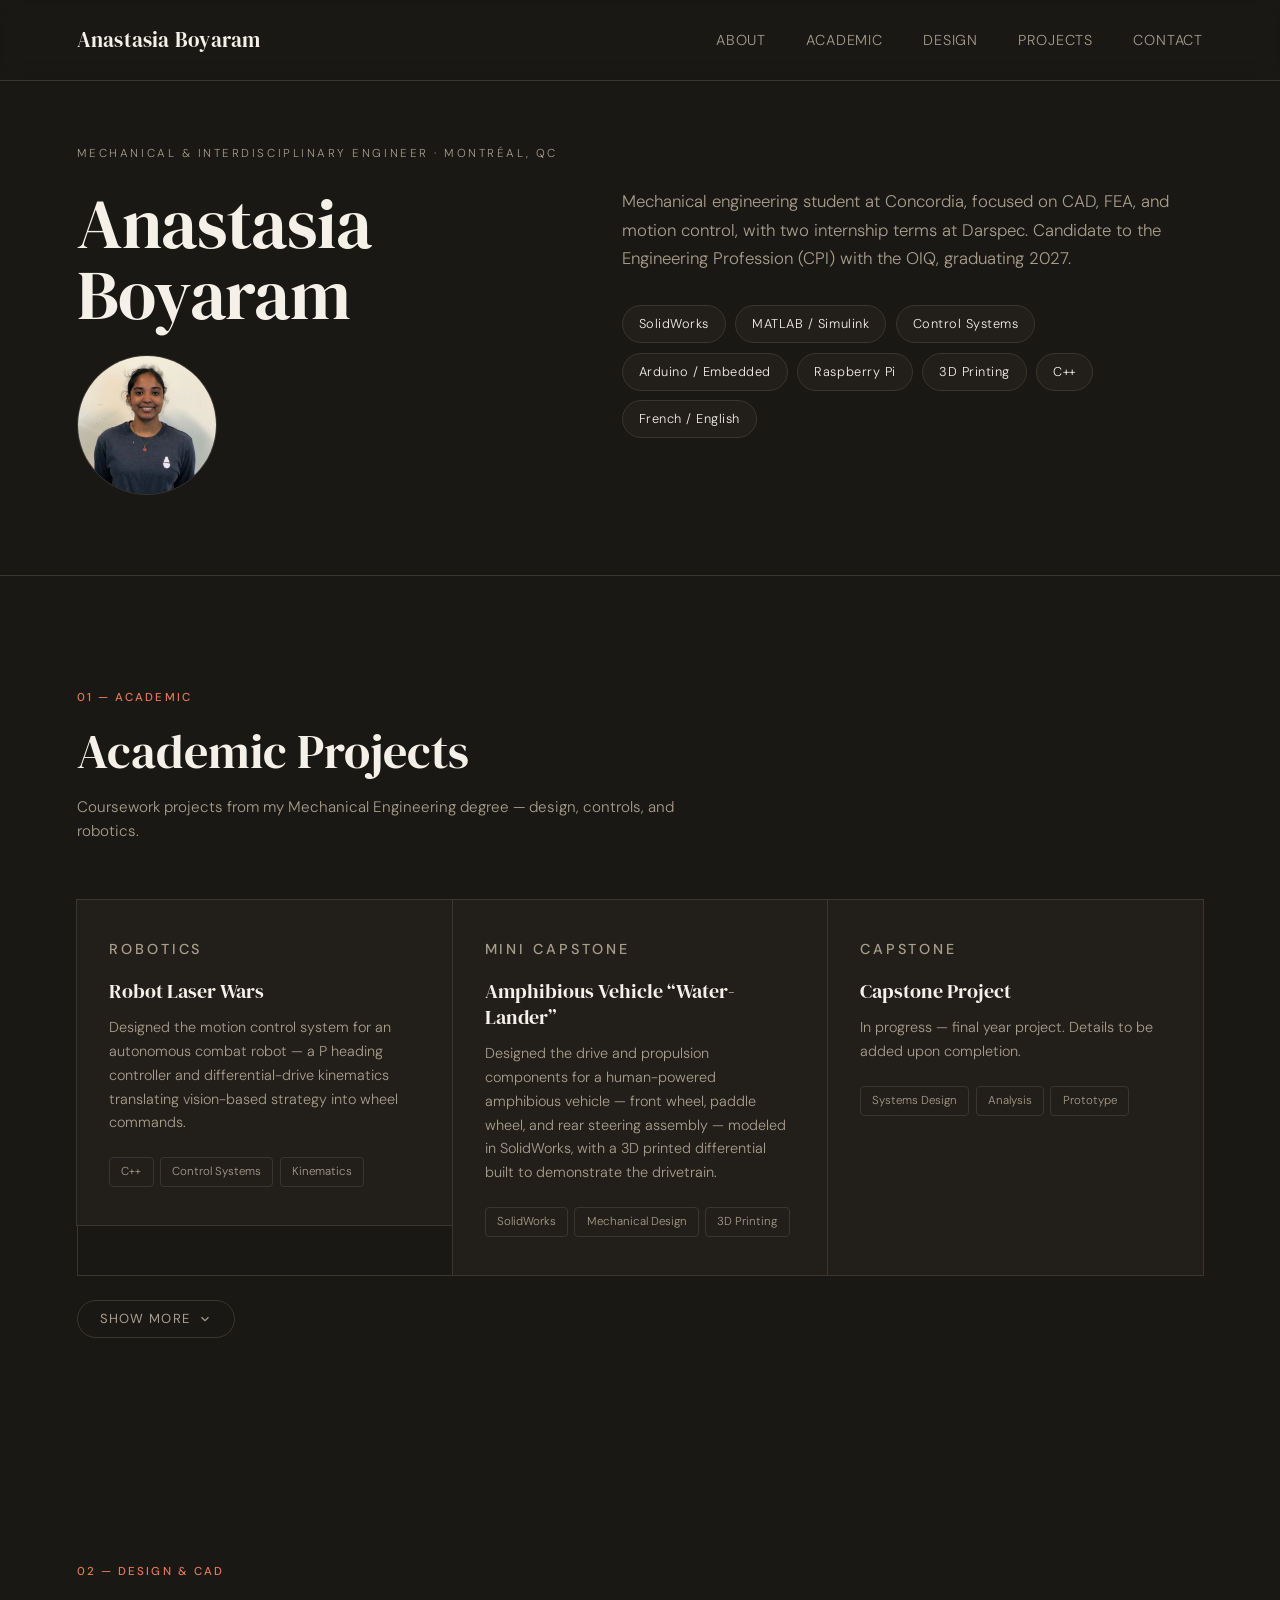
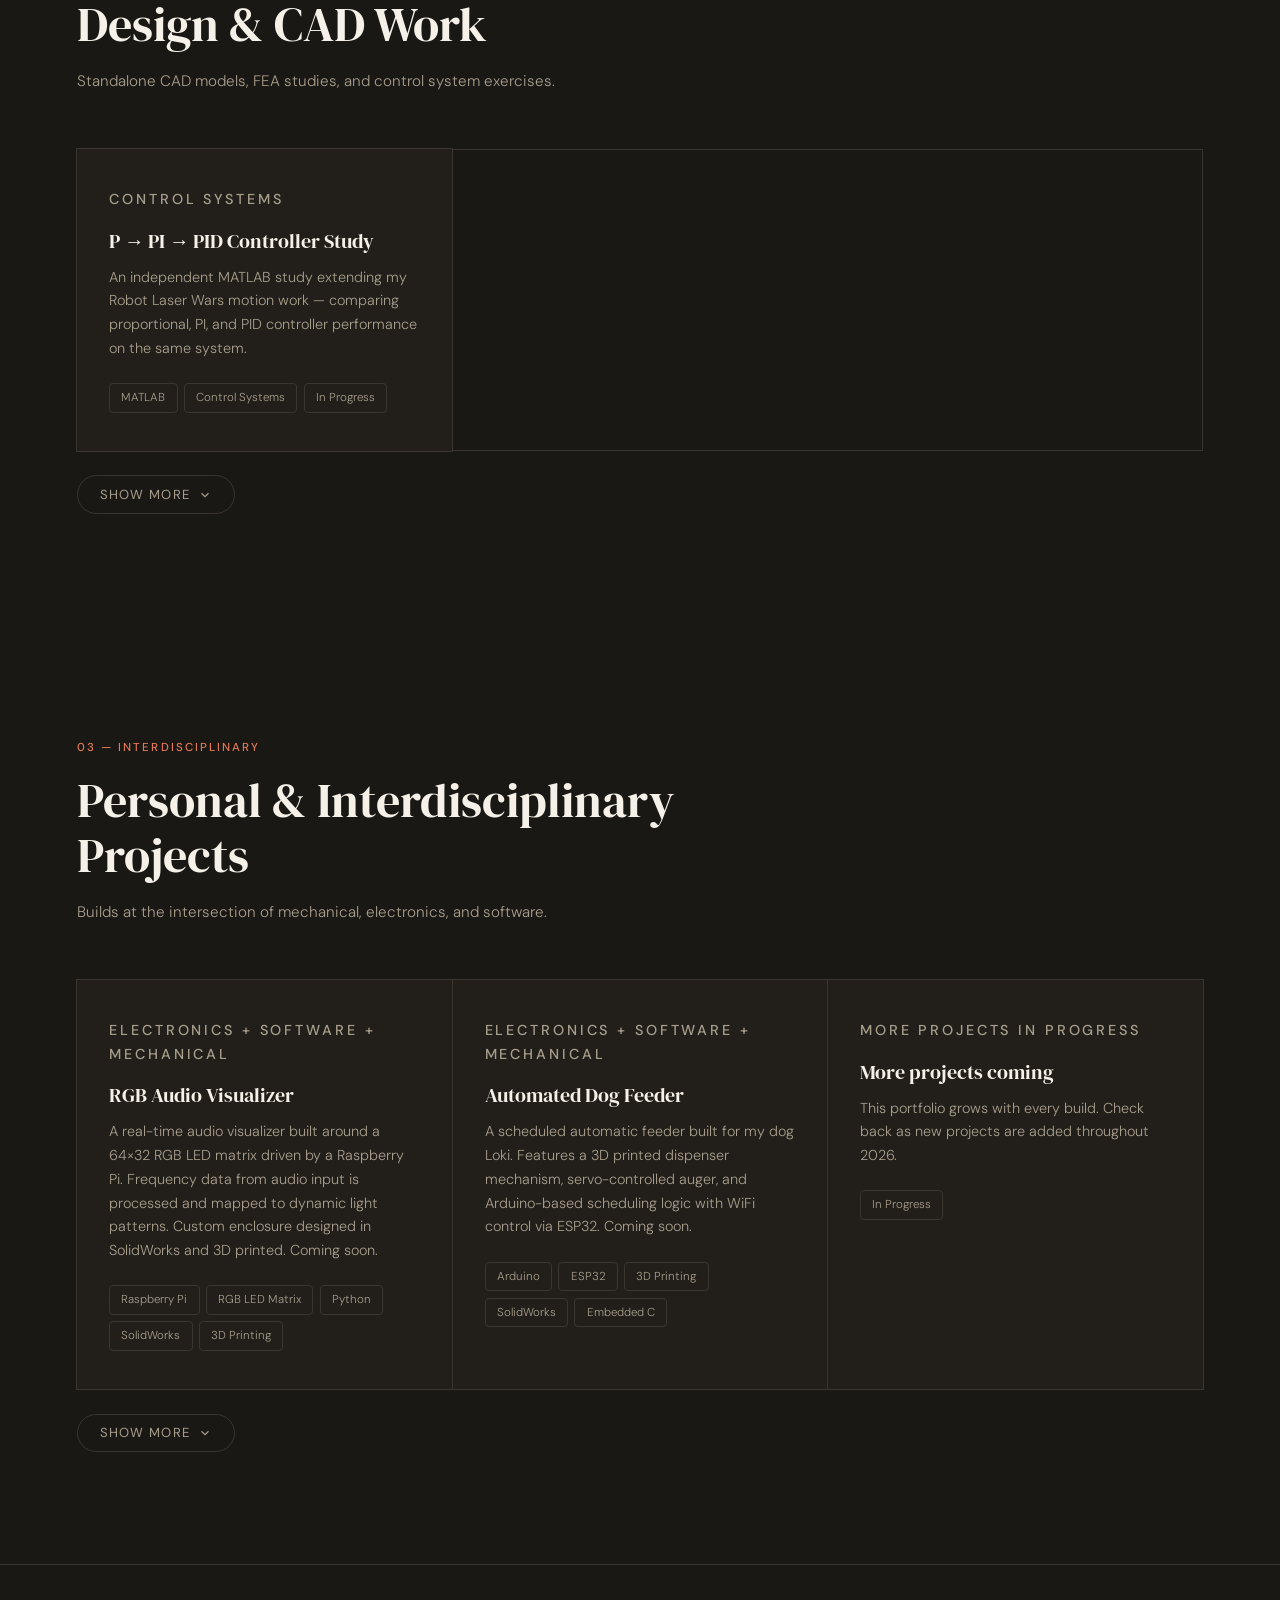
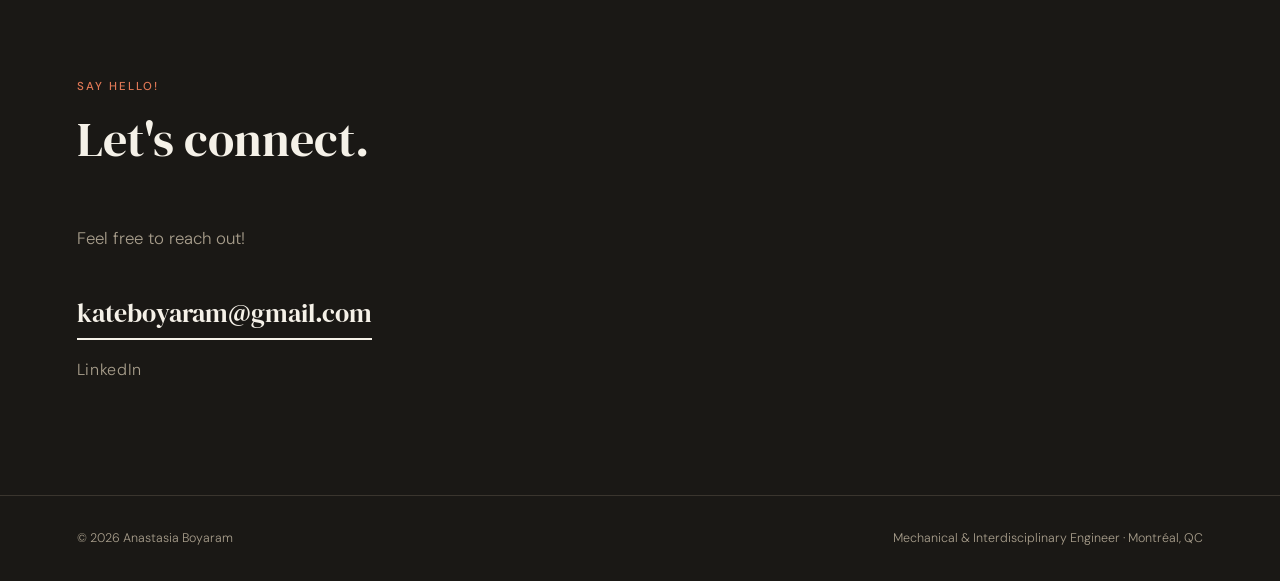
<file: index.html>
<!DOCTYPE html>
<html lang="en">
<head>
  <meta charset="UTF-8" />
  <meta name="viewport" content="width=device-width, initial-scale=1.0"/>
  <title>Anastasia Boyaram – Mechanical Engineer</title>
  <link href="https://fonts.googleapis.com/css2?family=DM+Serif+Display:ital@0;1&family=DM+Sans:wght@300;400;500&display=swap" rel="stylesheet"/>
  <link rel="stylesheet" href="styles.css"/>
</head>
<body>

<!-- NAV -->
<nav>
  <span class="nav-name">Anastasia Boyaram</span>
  <ul class="nav-links">
    <li><a href="#hero">About</a></li>
    <li><a href="#academic">Academic</a></li>
    <li><a href="#cad">Design</a></li>
    <li><a href="#interdisciplinary">Projects</a></li>
    <li><a href="#contact">Contact</a></li>
  </ul>
</nav>

<!-- HERO -->
<section id="hero">
  <div class="hero-inner">
    <div class="hero-left">
      <p class="hero-eyebrow">Mechanical &amp; Interdisciplinary Engineer · Montréal, QC</p>
      <h1 class="hero-name">Anastasia<br>Boyaram</h1>
      <div class="hero-photo">
        <img src="photo.jpg" alt="Anastasia Boyaram" />
      </div>
    </div>
    <div class="hero-right">
      <p class="hero-bio">
      Mechanical engineering student at Concordia, focused on CAD, FEA, and motion control, with two internship terms at Darspec. Candidate to the Engineering Profession (CPI) with the OIQ, graduating 2027.
      </p>
      
      <div class="skills-row">
        <span class="skill-tag">SolidWorks</span>
        <span class="skill-tag">MATLAB / Simulink</span>
        <span class="skill-tag">Control Systems</span>
        <span class="skill-tag">Arduino / Embedded</span>
        <span class="skill-tag">Raspberry Pi</span>
        <span class="skill-tag">3D Printing</span>
        <span class="skill-tag">C++</span>
        <span class="skill-tag">French / English</span>
      </div>
    </div>
  </div>
</section>

<!-- ACADEMIC PROJECTS -->
<section id="academic">
  <p class="section-label">01 — Academic</p>
  <h2 class="section-title">Academic Projects</h2>
  <p class="section-intro">Coursework projects from my Mechanical Engineering degree — design, controls, and robotics.</p>
  <div class="cards-grid">

    <a href="projects/robotics.html">
      <div class="card">
        <p class="card-cat">Robotics</p>
        <h3>Robot Laser Wars</h3>
        <p>Designed the motion control system for an autonomous combat robot — a P heading controller and differential-drive kinematics translating vision-based strategy into wheel commands.</p>
        <div class="card-tags">
          <span class="card-tag">C++</span>
          <span class="card-tag">Control Systems</span>
          <span class="card-tag">Kinematics</span>
        </div>
      </div>
    </a>

    <a href="projects/mini-capstone.html">
      <div class="card">
        <p class="card-cat">Mini Capstone</p>
        <h3>Amphibious Vehicle &ldquo;Water-Lander&rdquo;</h3>
        <p>Designed the drive and propulsion components for a human-powered amphibious vehicle — front wheel, paddle wheel, and rear steering assembly — modeled in SolidWorks, with a 3D printed differential built to demonstrate the drivetrain.</p>
        <div class="card-tags">
          <span class="card-tag">SolidWorks</span>
          <span class="card-tag">Mechanical Design</span>
          <span class="card-tag">3D Printing</span>
        </div>
      </div>
    </a>

    <div class="card">
      <p class="card-cat">Capstone</p>
      <h3>Capstone Project</h3>
      <p>In progress — final year project. Details to be added upon completion.</p>
      <div class="card-tags">
        <span class="card-tag">Systems Design</span>
        <span class="card-tag">Analysis</span>
        <span class="card-tag">Prototype</span>
      </div>
    </div>

  </div>

  <button class="show-more-btn" data-target="aca-more">
    <span class="btn-text">Show More</span>
    <svg width="14" height="14" viewBox="0 0 24 24" fill="none" stroke="currentColor" stroke-width="2">
      <polyline points="6 9 12 15 18 9"></polyline>
    </svg>
  </button>

  <div class="hidden-cards" id="aca-more">
    <!-- Add more academic project cards here as you complete them. -->
  </div>
</section>

<!-- CAD / DESIGN PROJECTS -->
<section id="cad">
  <p class="section-label">02 — Design &amp; CAD</p>
  <h2 class="section-title">Design &amp; CAD Work</h2>
  <p class="section-intro">Standalone CAD models, FEA studies, and control system exercises.</p>
  <div class="cards-grid">

    <!-- Hidden until real content is ready — uncomment when models/drawings exist:
    <div class="card">
      <p class="card-cat">SolidWorks</p>
      <h3>SolidWorks Models &amp; Assemblies</h3>
      <p>Coming soon — models and technical drawings to be added.</p>
      <div class="card-tags">
        <span class="card-tag">SolidWorks</span>
        <span class="card-tag">Assemblies</span>
        <span class="card-tag">Technical Drawings</span>
      </div>
    </div>

    <div class="card">
      <p class="card-cat">Ansys</p>
      <h3>Finite Element Analysis</h3>
      <p>Coming soon — FEA simulations and results to be added.</p>
      <div class="card-tags">
        <span class="card-tag">Ansys FEA</span>
        <span class="card-tag">Structural</span>
        <span class="card-tag">Stress Analysis</span>
      </div>
    </div>
    -->

    <div class="card">
      <p class="card-cat">Control Systems</p>
      <h3>P → PI → PID Controller Study</h3>
      <p>An independent MATLAB study extending my Robot Laser Wars motion work — comparing proportional, PI, and PID controller performance on the same system.</p>
      <div class="card-tags">
        <span class="card-tag">MATLAB</span>
        <span class="card-tag">Control Systems</span>
        <span class="card-tag">In Progress</span>
      </div>
    </div>

  </div>

  <button class="show-more-btn" data-target="cad-more">
    <span class="btn-text">Show More</span>
    <svg width="14" height="14" viewBox="0 0 24 24" fill="none" stroke="currentColor" stroke-width="2">
      <polyline points="6 9 12 15 18 9"></polyline>
    </svg>
  </button>

  <div class="hidden-cards" id="cad-more">
    <!-- Add more CAD/Design project cards here as you complete them. -->
  </div>
</section>

<!-- INTERDISCIPLINARY PROJECTS -->
<section id="interdisciplinary">
  <p class="section-label">03 — Interdisciplinary</p>
  <h2 class="section-title">Personal &amp; Interdisciplinary Projects</h2>
  <p class="section-intro">Builds at the intersection of mechanical, electronics, and software.</p>
  <div class="cards-grid">

    <div class="card">
      <p class="card-cat">Electronics + Software + Mechanical</p>
      <h3>RGB Audio Visualizer</h3>
      <p>A real-time audio visualizer built around a 64×32 RGB LED matrix driven by a Raspberry Pi. Frequency data from audio input is processed and mapped to dynamic light patterns. Custom enclosure designed in SolidWorks and 3D printed. Coming soon.</p>
      <div class="card-tags">
        <span class="card-tag">Raspberry Pi</span>
        <span class="card-tag">RGB LED Matrix</span>
        <span class="card-tag">Python</span>
        <span class="card-tag">SolidWorks</span>
        <span class="card-tag">3D Printing</span>
      </div>
    </div>

    <div class="card">
      <p class="card-cat">Electronics + Software + Mechanical</p>
      <h3>Automated Dog Feeder</h3>
      <p>A scheduled automatic feeder built for my dog Loki. Features a 3D printed dispenser mechanism, servo-controlled auger, and Arduino-based scheduling logic with WiFi control via ESP32. Coming soon.</p>
      <div class="card-tags">
        <span class="card-tag">Arduino</span>
        <span class="card-tag">ESP32</span>
        <span class="card-tag">3D Printing</span>
        <span class="card-tag">SolidWorks</span>
        <span class="card-tag">Embedded C</span>
      </div>
    </div>

    <div class="card">
      <p class="card-cat">More projects in progress</p>
      <h3>More projects coming</h3>
      <p>This portfolio grows with every build. Check back as new projects are added throughout 2026.</p>
      <div class="card-tags">
        <span class="card-tag">In Progress</span>
      </div>
    </div>

  </div>

  <button class="show-more-btn" data-target="proj-more">
    <span class="btn-text">Show More</span>
    <svg width="14" height="14" viewBox="0 0 24 24" fill="none" stroke="currentColor" stroke-width="2">
      <polyline points="6 9 12 15 18 9"></polyline>
    </svg>
  </button>

  <div class="hidden-cards" id="proj-more">
    <!-- Add more personal project cards here as you complete them. -->
  </div>
</section>

<!-- CONTACT -->
<section id="contact">
  <p class="section-label">Say Hello!</p>
  <h2 class="section-title">Let's connect.</h2>
  <div class="contact-inner">
    <p>Feel free to reach out!</p>
    <div class="contact-links">
      <a class="contact-link" href="mailto:kateboyaram@gmail.com">kateboyaram@gmail.com</a>
      <a class="contact-link-icon" href="https://linkedin.com/in/anastasiaboyaram" target="_blank">LinkedIn</a>
    </div>
  </div>
</section>

<!-- FOOTER -->
<footer>
  <span>© 2026 Anastasia Boyaram</span>
  <span>Mechanical &amp; Interdisciplinary Engineer · Montréal, QC</span>
</footer>

<!-- SHOW MORE SCRIPT -->
<script>
  document.querySelectorAll('.show-more-btn').forEach(btn => {
    btn.addEventListener('click', () => {
      const targetId = btn.getAttribute('data-target');
      const target = document.getElementById(targetId);
      if (!target) return;
      target.classList.toggle('visible');
      btn.classList.toggle('open');
      const txt = btn.querySelector('.btn-text');
      if (txt) {
        txt.textContent = target.classList.contains('visible') ? 'Show Less' : 'Show More';
      }
    });
  });
</script>

</body>
</html>
</file>
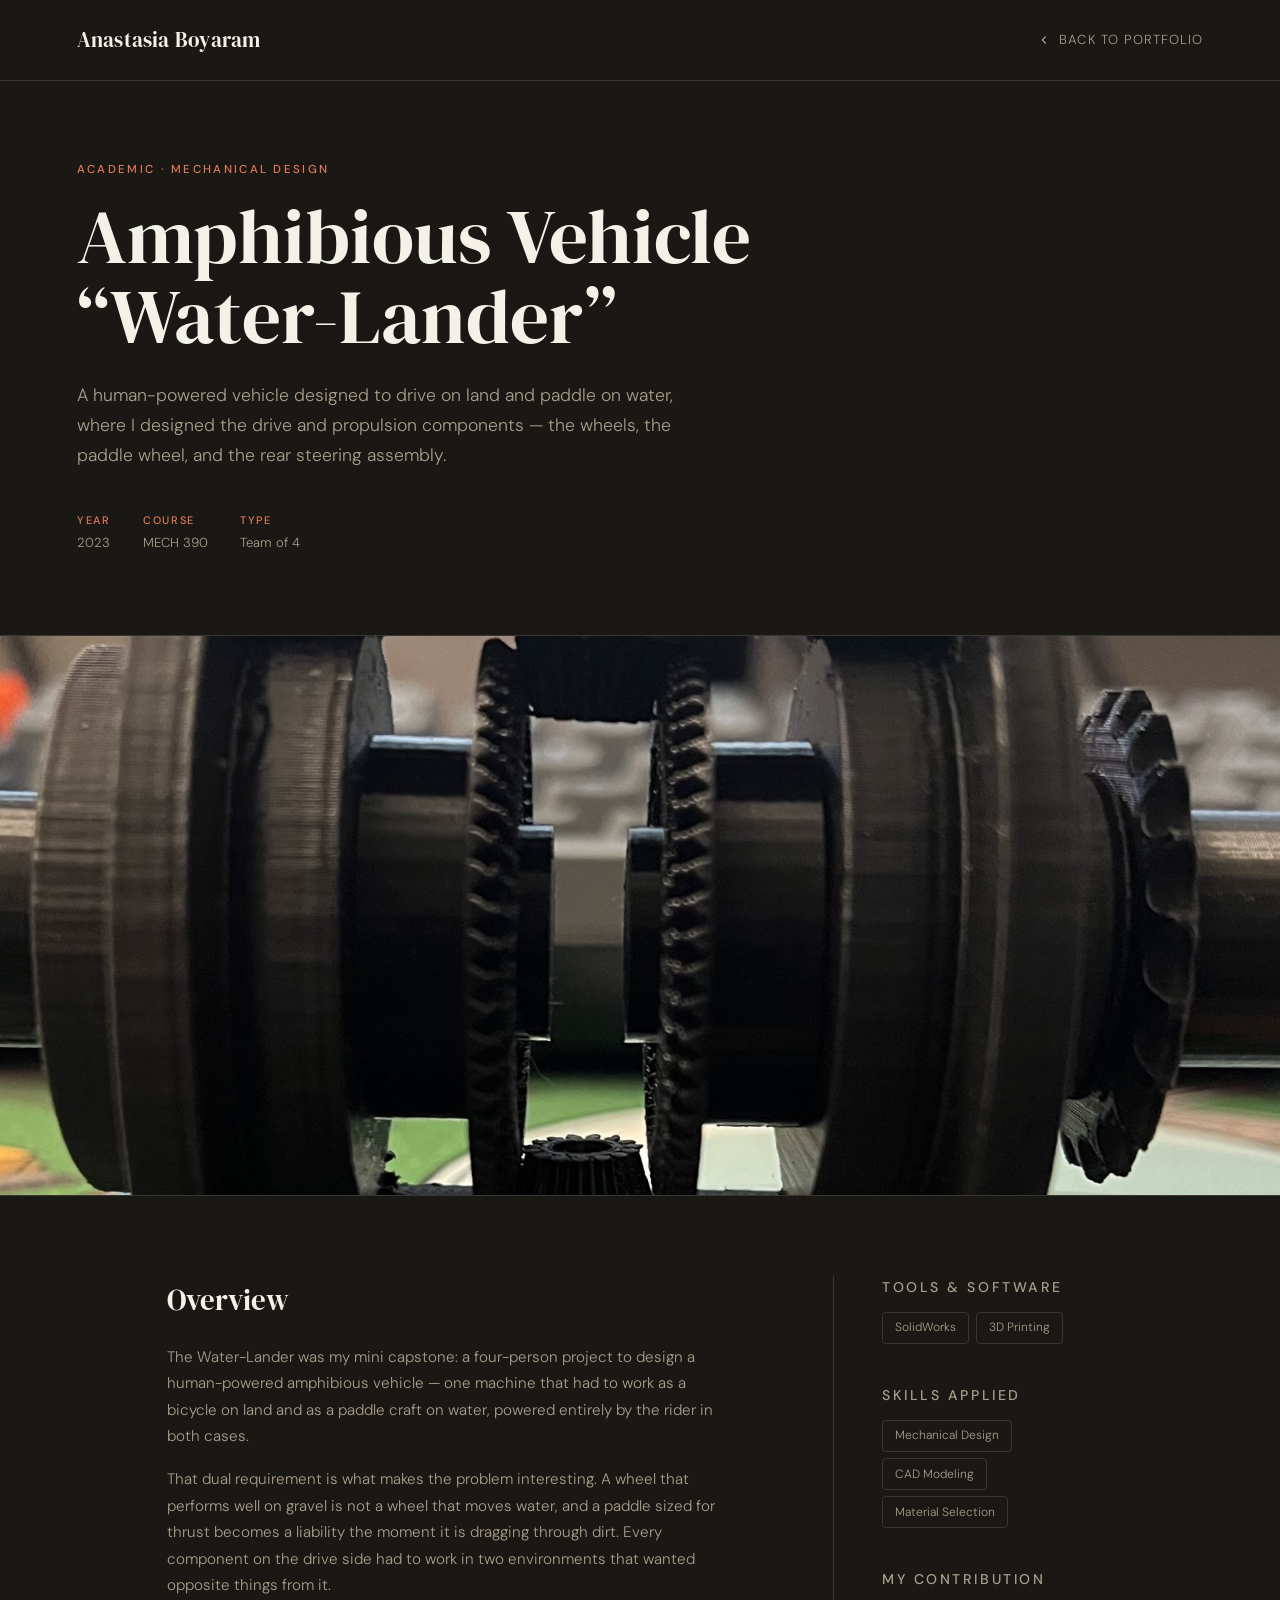
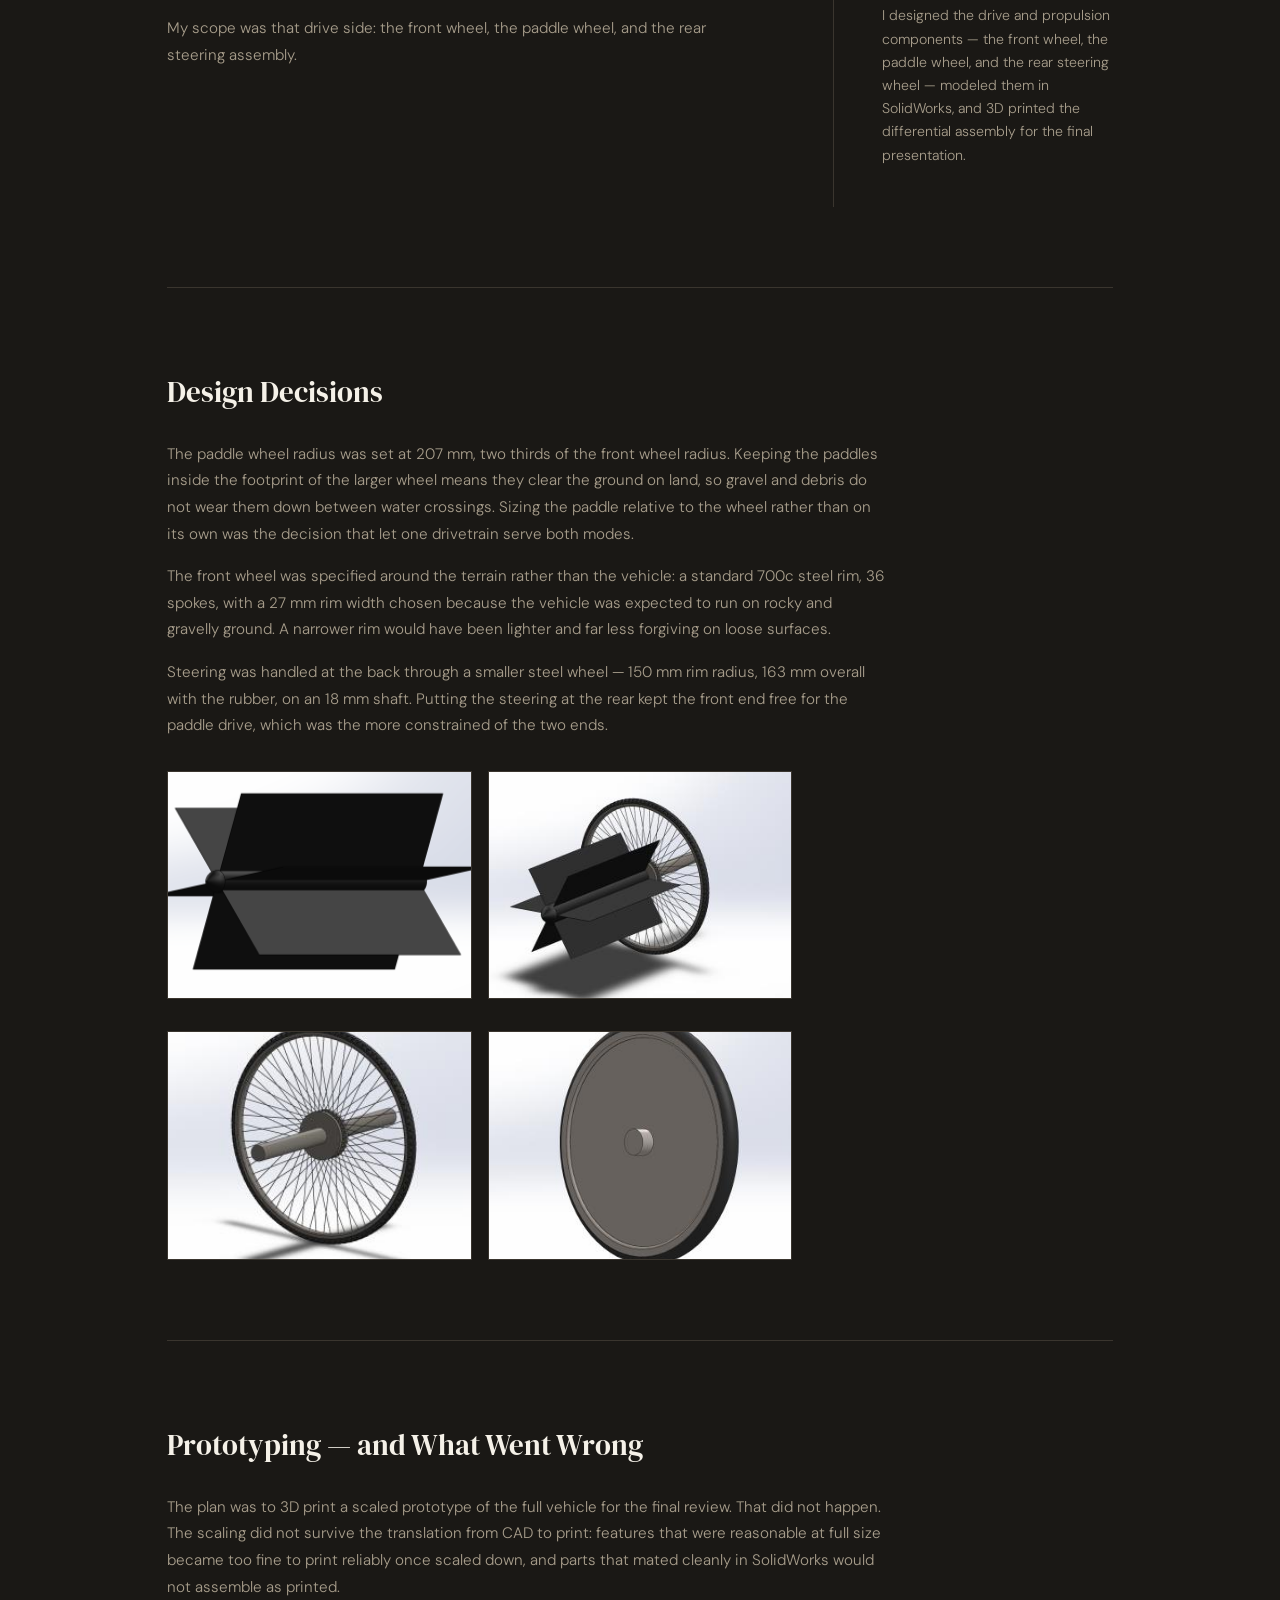
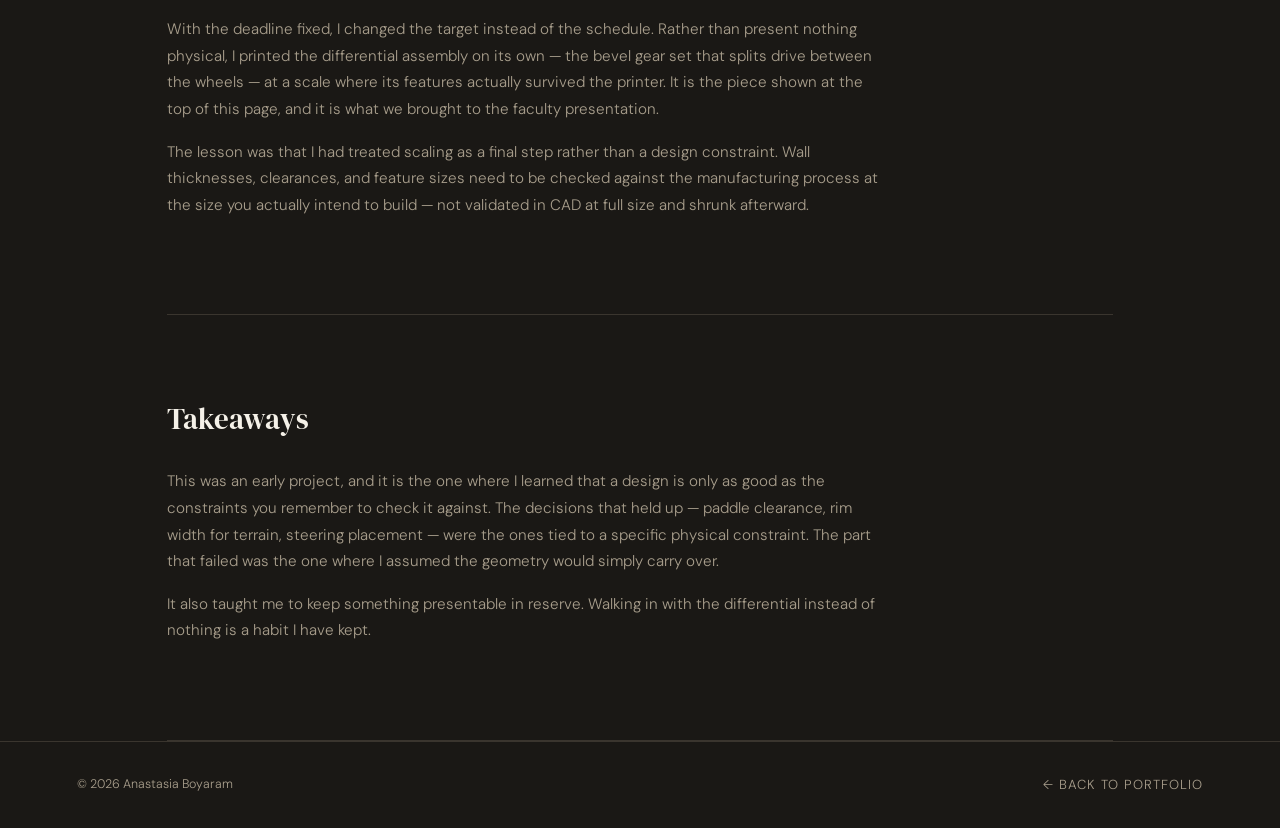
<file: projects/mini-capstone.html>
<!DOCTYPE html>
<html lang="en">
<head>
  <meta charset="UTF-8" />
  <meta name="viewport" content="width=device-width, initial-scale=1.0"/>
  <title>Amphibious Vehicle "Water-Lander" – Anastasia Boyaram</title>
  <link href="https://fonts.googleapis.com/css2?family=DM+Serif+Display:ital@0;1&family=DM+Sans:wght@300;400;500&display=swap" rel="stylesheet"/>
  <link rel="stylesheet" href="../styles.css"/>
</head>
<body>

<nav>
  <a class="nav-name" href="../index.html">Anastasia Boyaram</a>
  <a class="back-link" href="../index.html">
    <svg width="14" height="14" viewBox="0 0 24 24" fill="none" stroke="currentColor" stroke-width="2">
      <polyline points="15 18 9 12 15 6"></polyline>
    </svg>
    Back to Portfolio
  </a>
</nav>

<div class="project-hero">
  <p class="project-category">Academic &middot; Mechanical Design</p>
  <h1 class="project-title">Amphibious Vehicle &ldquo;Water-Lander&rdquo;</h1>
  <p class="project-summary">A human-powered vehicle designed to drive on land and paddle on water, where I designed the drive and propulsion components &mdash; the wheels, the paddle wheel, and the rear steering assembly.</p>

  <div class="project-meta">
    <span><strong>Year</strong>2023</span>
    <span><strong>Course</strong>MECH 390</span>
    <span><strong>Type</strong>Team of 4</span>
  </div>
</div>

<img class="project-image-hero" src="differential-print.jpg" alt="3D printed differential assembly showing bevel gears between two output shafts" />

<div class="project-body">

  <div class="content-grid">
    <div class="content-section">
      <h2>Overview</h2>
      <p>The Water-Lander was my mini capstone: a four-person project to design a human-powered amphibious vehicle &mdash; one machine that had to work as a bicycle on land and as a paddle craft on water, powered entirely by the rider in both cases.</p>
      <p>That dual requirement is what makes the problem interesting. A wheel that performs well on gravel is not a wheel that moves water, and a paddle sized for thrust becomes a liability the moment it is dragging through dirt. Every component on the drive side had to work in two environments that wanted opposite things from it.</p>
      <p>My scope was that drive side: the front wheel, the paddle wheel, and the rear steering assembly.</p>
    </div>

    <div class="sidebar">
      <div class="sidebar-block">
        <p class="sidebar-label">Tools &amp; Software</p>
        <div class="sidebar-tags">
          <span class="sidebar-tag">SolidWorks</span>
          <span class="sidebar-tag">3D Printing</span>
        </div>
      </div>
      <div class="sidebar-block">
        <p class="sidebar-label">Skills Applied</p>
        <div class="sidebar-tags">
          <span class="sidebar-tag">Mechanical Design</span>
          <span class="sidebar-tag">CAD Modeling</span>
          <span class="sidebar-tag">Material Selection</span>
        </div>
      </div>
      <div class="sidebar-block">
        <p class="sidebar-label">My Contribution</p>
        <p>I designed the drive and propulsion components &mdash; the front wheel, the paddle wheel, and the rear steering wheel &mdash; modeled them in SolidWorks, and 3D printed the differential assembly for the final presentation.</p>
      </div>
    </div>
  </div>

  <div class="full-section">
    <h2>Design Decisions</h2>
    <p>The paddle wheel radius was set at 207 mm, two thirds of the front wheel radius. Keeping the paddles inside the footprint of the larger wheel means they clear the ground on land, so gravel and debris do not wear them down between water crossings. Sizing the paddle relative to the wheel rather than on its own was the decision that let one drivetrain serve both modes.</p>
    <p>The front wheel was specified around the terrain rather than the vehicle: a standard 700c steel rim, 36 spokes, with a 27 mm rim width chosen because the vehicle was expected to run on rocky and gravelly ground. A narrower rim would have been lighter and far less forgiving on loose surfaces.</p>
    <p>Steering was handled at the back through a smaller steel wheel &mdash; 150 mm rim radius, 163 mm overall with the rubber, on an 18 mm shaft. Putting the steering at the rear kept the front end free for the paddle drive, which was the more constrained of the two ends.</p>

    <div class="photo-grid">
      <img src="paddle-blades.png" alt="SolidWorks model of the paddle blade assembly" />
      <img src="paddle-wheel.png" alt="SolidWorks model of the paddle blades mounted to the wheel" />
    </div>

    <div class="photo-grid">
      <img src="front-wheel.png" alt="SolidWorks model of the front wheel" />
      <img src="rear-wheel.png" alt="SolidWorks model of the rear steering wheel" />
    </div>
  </div>

  <div class="full-section">
    <h2>Prototyping &mdash; and What Went Wrong</h2>
    <p>The plan was to 3D print a scaled prototype of the full vehicle for the final review. That did not happen. The scaling did not survive the translation from CAD to print: features that were reasonable at full size became too fine to print reliably once scaled down, and parts that mated cleanly in SolidWorks would not assemble as printed.</p>
    <p>With the deadline fixed, I changed the target instead of the schedule. Rather than present nothing physical, I printed the differential assembly on its own &mdash; the bevel gear set that splits drive between the wheels &mdash; at a scale where its features actually survived the printer. It is the piece shown at the top of this page, and it is what we brought to the faculty presentation.</p>
    <p>The lesson was that I had treated scaling as a final step rather than a design constraint. Wall thicknesses, clearances, and feature sizes need to be checked against the manufacturing process at the size you actually intend to build &mdash; not validated in CAD at full size and shrunk afterward.</p>
  </div>

  <div class="full-section">
    <h2>Takeaways</h2>
    <p>This was an early project, and it is the one where I learned that a design is only as good as the constraints you remember to check it against. The decisions that held up &mdash; paddle clearance, rim width for terrain, steering placement &mdash; were the ones tied to a specific physical constraint. The part that failed was the one where I assumed the geometry would simply carry over.</p>
    <p>It also taught me to keep something presentable in reserve. Walking in with the differential instead of nothing is a habit I have kept.</p>
  </div>

</div>

<footer>
  <span>&copy; 2026 Anastasia Boyaram</span>
  <a href="../index.html" class="back-link">&larr; Back to Portfolio</a>
</footer>

</body>
</html>
</file>
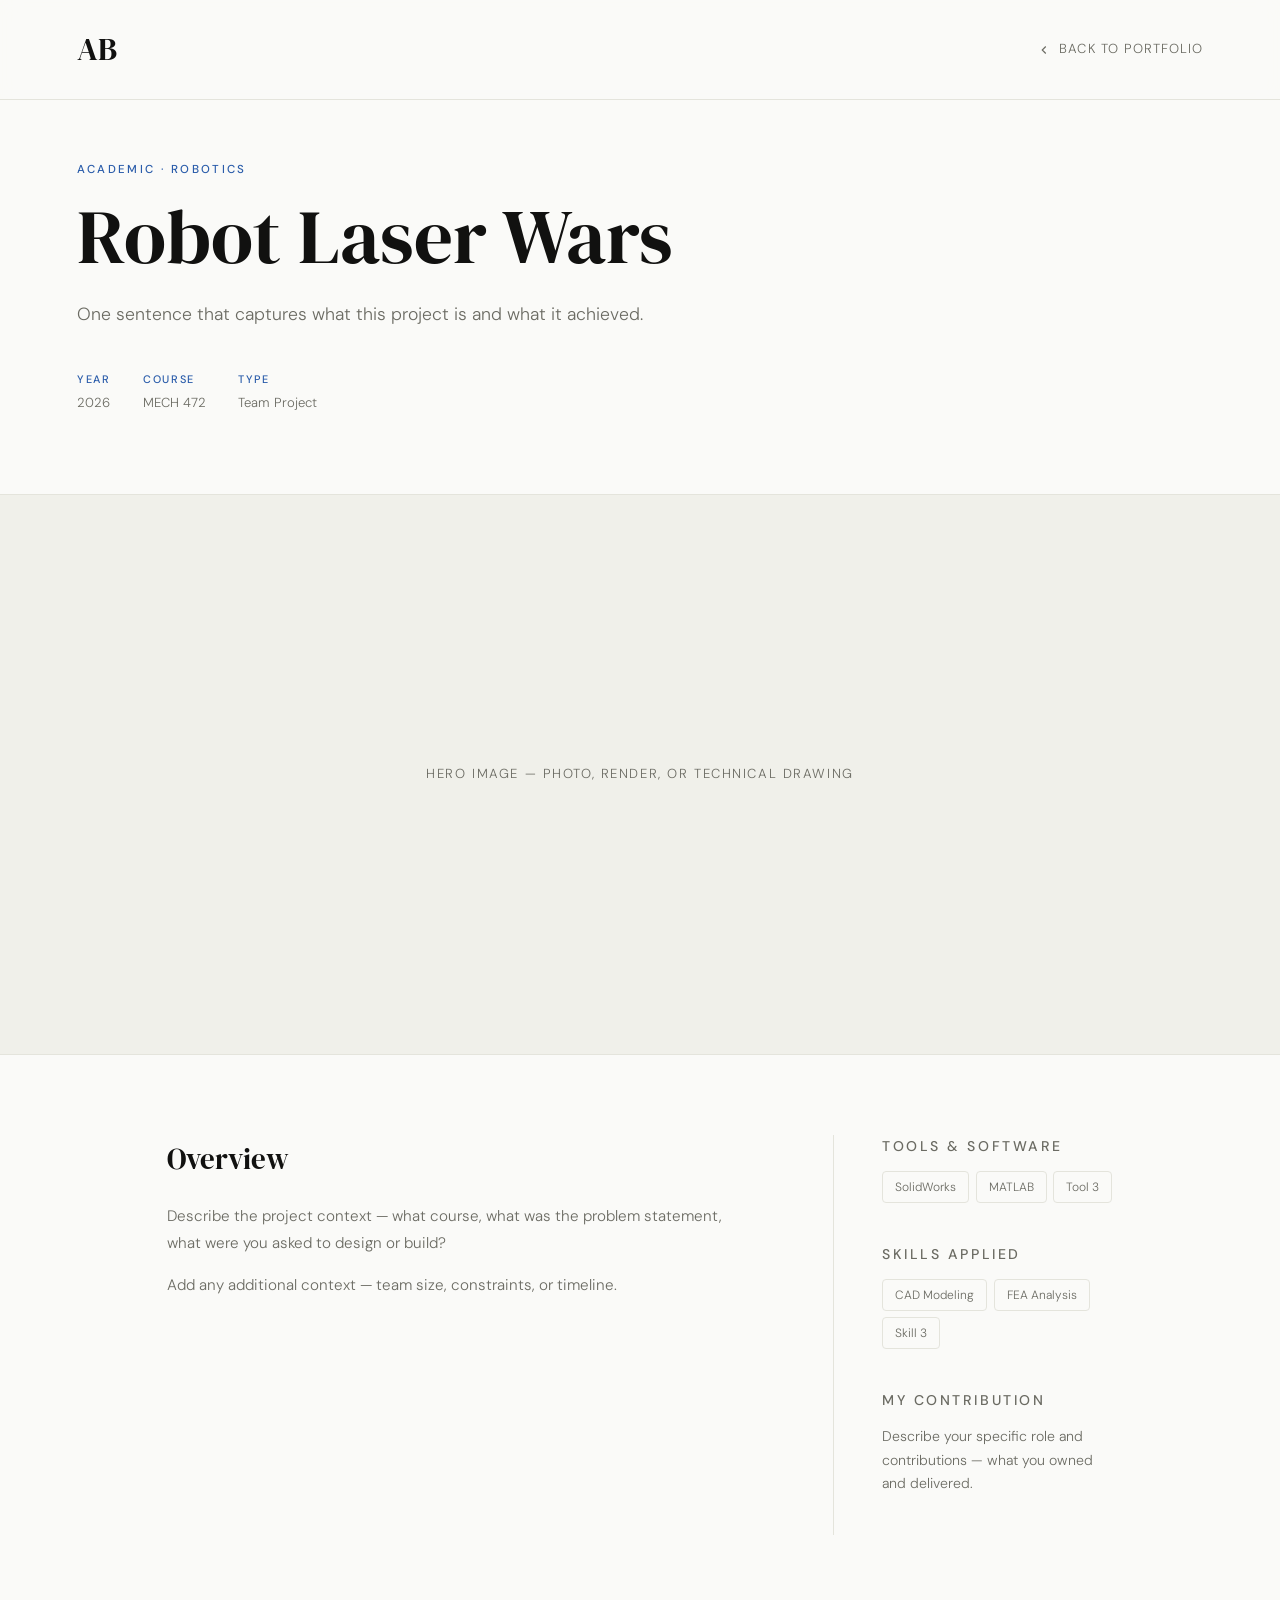
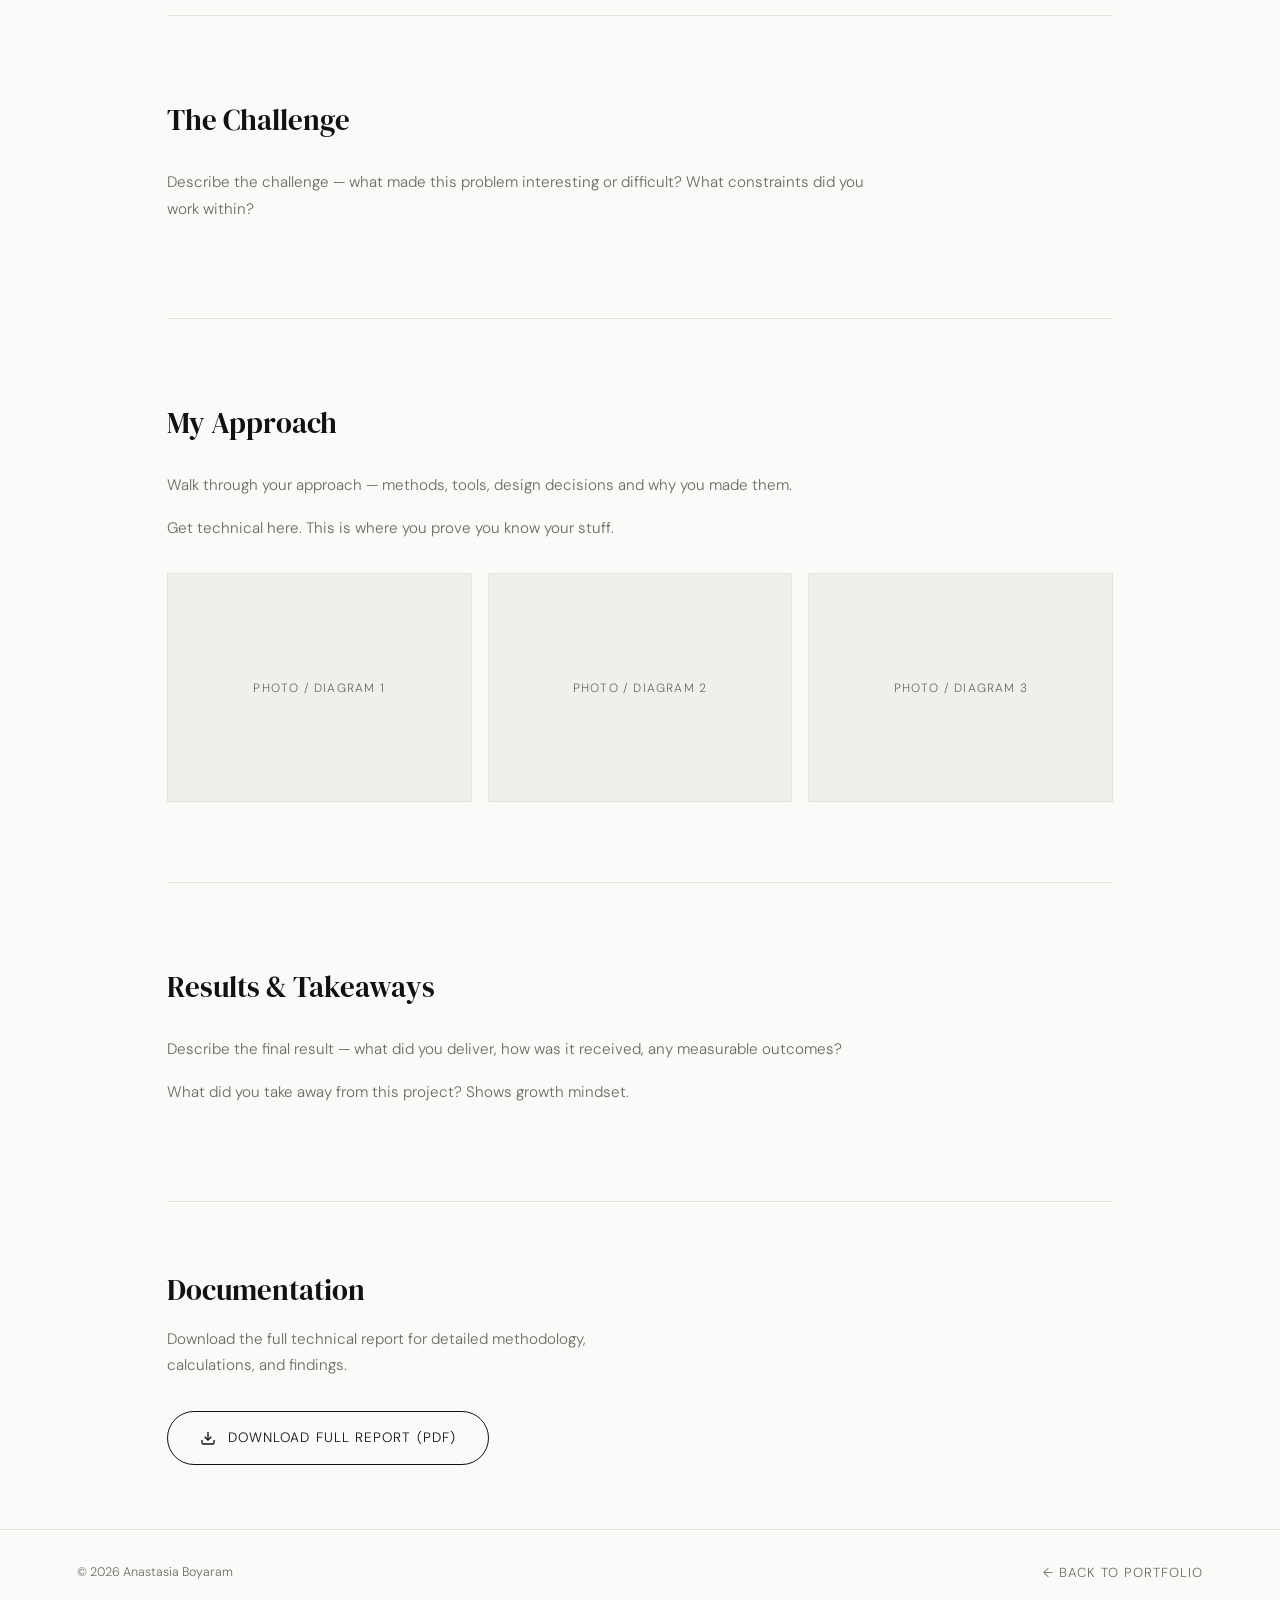
<file: projects/robotics.html>
<!DOCTYPE html>
<html lang="en">
<head>
  <meta charset="UTF-8" />
  <meta name="viewport" content="width=device-width, initial-scale=1.0"/>
  <!-- ▸ CHANGE: Update the title to your project name -->
  <title>Robot Laser Wars – Anastasia Boyaram</title>
  <link href="https://fonts.googleapis.com/css2?family=DM+Serif+Display:ital@0;1&family=DM+Sans:wght@300;400;500&display=swap" rel="stylesheet"/>
  <style>
    *, *::before, *::after { box-sizing: border-box; margin: 0; padding: 0; }

    :root {
      --bg: #fafaf8;
      --ink: #111110;
      --mid: #6b6b63;
      --accent: #2a5caa;
      --border: #e4e4dc;
      --card-bg: #ffffff;
    }

    html { scroll-behavior: smooth; }

    body {
      background: var(--bg);
      color: var(--ink);
      font-family: 'DM Sans', sans-serif;
      font-weight: 300;
      line-height: 1.7;
    }

    /* ── NAV ── */
    nav {
      position: fixed; top: 0; left: 0; right: 0;
      z-index: 100;
      display: flex; justify-content: space-between; align-items: center;
      padding: 1.4rem 6vw;
      background: rgba(250,250,248,0.88);
      backdrop-filter: blur(10px);
      border-bottom: 1px solid var(--border);
    }
    .nav-name {
      font-family: 'DM Serif Display', serif;
      font-size: 2.0rem;
      letter-spacing: 0.01em;
      text-decoration: none;
      color: var(--ink);
    }
    .back-link {
      display: inline-flex;
      align-items: center;
      gap: 0.5rem;
      font-size: 0.82rem;
      letter-spacing: 0.08em;
      text-transform: uppercase;
      color: var(--mid);
      text-decoration: none;
      transition: color 0.2s;
    }
    .back-link:hover { color: var(--accent); }

    /* ── HERO ── */
    .project-hero {
      padding: 10rem 6vw 5rem;
      border-bottom: 1px solid var(--border);
      opacity: 0; animation: fadeUp 0.9s 0.2s forwards;
    }
    .project-category {
      font-size: 0.72rem;
      letter-spacing: 0.2em;
      text-transform: uppercase;
      color: var(--accent);
      font-weight: 500;
      margin-bottom: 1rem;
    }
    .project-title {
      font-family: 'DM Serif Display', serif;
      font-size: clamp(2.5rem, 6vw, 5rem);
      font-weight: 400;
      line-height: 1.05;
      max-width: 800px;
      margin-bottom: 1.5rem;
    }
    .project-summary {
      font-size: 1.1rem;
      color: var(--mid);
      max-width: 600px;
      margin-bottom: 2.5rem;
    }
    .project-meta {
      display: flex;
      flex-wrap: wrap;
      gap: 2rem;
      font-size: 0.82rem;
      color: var(--mid);
    }
    .project-meta span strong {
      display: block;
      font-size: 0.68rem;
      letter-spacing: 0.16em;
      text-transform: uppercase;
      color: var(--accent);
      font-weight: 500;
      margin-bottom: 0.2rem;
    }

    /* ── IMAGE ── */
    .project-image-hero {
      width: 100%;
      aspect-ratio: 16/7;
      object-fit: cover;
      border-bottom: 1px solid var(--border);
      display: block;
    }
    .image-placeholder {
      width: 100%;
      aspect-ratio: 16/7;
      background: #f0f0ea;
      border-bottom: 1px solid var(--border);
      display: flex;
      align-items: center;
      justify-content: center;
      font-size: 0.82rem;
      letter-spacing: 0.12em;
      text-transform: uppercase;
      color: var(--mid);
    }

    /* ── CONTENT ── */
    .project-body {
      max-width: 1100px;
      margin: 0 auto;
      padding: 0 6vw;
    }
    .content-grid {
      display: grid;
      grid-template-columns: 1fr 280px;
      gap: 6rem;
      padding: 5rem 0;
      border-bottom: 1px solid var(--border);
    }
    .content-section h2 {
      font-family: 'DM Serif Display', serif;
      font-size: 1.8rem;
      font-weight: 400;
      margin-bottom: 1.2rem;
    }
    .content-section p {
      font-size: 0.95rem;
      color: var(--mid);
      margin-bottom: 1rem;
      line-height: 1.75;
    }
    .sidebar { border-left: 1px solid var(--border); padding-left: 3rem; }
    .sidebar-block { margin-bottom: 2.5rem; }
    .sidebar-label {
      font-size: 0.68rem;
      letter-spacing: 0.18em;
      text-transform: uppercase;
      color: var(--accent);
      font-weight: 500;
      margin-bottom: 0.8rem;
    }
    .sidebar-tags { display: flex; flex-wrap: wrap; gap: 0.4rem; }
    .sidebar-tag {
      font-size: 0.75rem;
      padding: 0.3rem 0.75rem;
      background: var(--bg);
      border: 1px solid var(--border);
      border-radius: 4px;
      color: var(--mid);
    }
    .sidebar p {
      font-size: 0.88rem;
      color: var(--mid);
      line-height: 1.65;
    }
    .full-section {
      padding: 5rem 0;
      border-bottom: 1px solid var(--border);
    }
    .full-section h2 {
      font-family: 'DM Serif Display', serif;
      font-size: 1.8rem;
      font-weight: 400;
      margin-bottom: 1.5rem;
    }
    .full-section p {
      font-size: 0.95rem;
      color: var(--mid);
      line-height: 1.75;
      max-width: 720px;
      margin-bottom: 1rem;
    }
    .photo-grid {
      display: grid;
      grid-template-columns: repeat(auto-fill, minmax(280px, 1fr));
      gap: 1rem;
      margin-top: 2rem;
    }
    .photo-grid img {
      width: 100%;
      aspect-ratio: 4/3;
      object-fit: cover;
      border: 1px solid var(--border);
    }
    .photo-placeholder {
      aspect-ratio: 4/3;
      background: #f0f0ea;
      border: 1px solid var(--border);
      display: flex;
      align-items: center;
      justify-content: center;
      font-size: 0.75rem;
      letter-spacing: 0.1em;
      text-transform: uppercase;
      color: var(--mid);
    }
    .pdf-section { padding: 4rem 0; }
    .pdf-section h2 {
      font-family: 'DM Serif Display', serif;
      font-size: 1.8rem;
      font-weight: 400;
      margin-bottom: 0.75rem;
    }
    .pdf-section p {
      font-size: 0.95rem;
      color: var(--mid);
      margin-bottom: 2rem;
      max-width: 500px;
    }
    .pdf-download {
      display: inline-flex;
      align-items: center;
      gap: 0.75rem;
      padding: 0.9rem 2rem;
      border: 1.5px solid var(--ink);
      border-radius: 100px;
      font-size: 0.85rem;
      letter-spacing: 0.08em;
      text-transform: uppercase;
      color: var(--ink);
      text-decoration: none;
      transition: all 0.2s;
      font-family: 'DM Sans', sans-serif;
    }
    .pdf-download:hover { background: var(--ink); color: var(--bg); }
    footer {
      padding: 2rem 6vw;
      border-top: 1px solid var(--border);
      display: flex; justify-content: space-between; align-items: center;
      font-size: 0.78rem;
      color: var(--mid);
    }
    @keyframes fadeUp {
      from { opacity: 0; transform: translateY(22px); }
      to   { opacity: 1; transform: translateY(0); }
    }
    @media (max-width: 768px) {
      .content-grid { grid-template-columns: 1fr; gap: 3rem; }
      .sidebar { border-left: none; padding-left: 0; border-top: 1px solid var(--border); padding-top: 2rem; }
    }
  </style>
</head>
<body>

<nav>
  <a class="nav-name" href="../index.html">AB</a>
  <a class="back-link" href="../index.html">
    <svg width="14" height="14" viewBox="0 0 24 24" fill="none" stroke="currentColor" stroke-width="2">
      <polyline points="15 18 9 12 15 6"></polyline>
    </svg>
    Back to Portfolio
  </a>
</nav>

<div class="project-hero">
  <!-- ▸ CHANGE: e.g. "Academic · Robotics" or "Academic · Capstone" -->
  <p class="project-category">Academic · Robotics</p>

  <!-- ▸ CHANGE: Your project title -->
  <h1 class="project-title">Robot Laser Wars</h1>

  <!-- ▸ CHANGE: One punchy sentence about what the project is -->
  <p class="project-summary">One sentence that captures what this project is and what it achieved.</p>

  <div class="project-meta">
    <!-- ▸ CHANGE: Fill in year, course, and team or solo -->
    <span><strong>Year</strong>2026</span>
    <span><strong>Course</strong>MECH 472</span>
    <span><strong>Type</strong>Team Project</span>
  </div>
</div>

<!-- ▸ OPTION A — Have a photo? Replace the div below with:
     <img class="project-image-hero" src="your-image.jpg" alt="Project Name" /> -->
<!-- ▸ OPTION B — No photo yet? Leave the placeholder as is -->
<div class="image-placeholder">Hero image — photo, render, or technical drawing</div>

<div class="project-body">

  <div class="content-grid">
    <div class="content-section">
      <h2>Overview</h2>
      <!-- ▸ CHANGE: What was the project about? What was the goal? -->
      <p>Describe the project context — what course, what was the problem statement, what were you asked to design or build?</p>
      <p>Add any additional context — team size, constraints, or timeline.</p>
    </div>

    <div class="sidebar">
      <div class="sidebar-block">
        <p class="sidebar-label">Tools & Software</p>
        <div class="sidebar-tags">
          <!-- ▸ CHANGE: Your actual tools -->
          <span class="sidebar-tag">SolidWorks</span>
          <span class="sidebar-tag">MATLAB</span>
          <span class="sidebar-tag">Tool 3</span>
        </div>
      </div>
      <div class="sidebar-block">
        <p class="sidebar-label">Skills Applied</p>
        <div class="sidebar-tags">
          <!-- ▸ CHANGE: Relevant engineering skills -->
          <span class="sidebar-tag">CAD Modeling</span>
          <span class="sidebar-tag">FEA Analysis</span>
          <span class="sidebar-tag">Skill 3</span>
        </div>
      </div>
      <div class="sidebar-block">
        <p class="sidebar-label">My Contribution</p>
        <!-- ▸ CHANGE: What did YOU specifically do on this project? -->
        <p>Describe your specific role and contributions — what you owned and delivered.</p>
      </div>
    </div>
  </div>

  <div class="full-section">
    <h2>The Challenge</h2>
    <!-- ▸ CHANGE: What engineering problem were you solving? -->
    <p>Describe the challenge — what made this problem interesting or difficult? What constraints did you work within?</p>
  </div>

  <div class="full-section">
    <h2>My Approach</h2>
    <!-- ▸ CHANGE: How did you solve it? What decisions did you make? -->
    <p>Walk through your approach — methods, tools, design decisions and why you made them.</p>
    <p>Get technical here. This is where you prove you know your stuff.</p>

    <!-- ▸ CHANGE: Replace placeholders with real images, or delete the grid if no photos -->
    <div class="photo-grid">
      <div class="photo-placeholder">Photo / Diagram 1</div>
      <div class="photo-placeholder">Photo / Diagram 2</div>
      <div class="photo-placeholder">Photo / Diagram 3</div>
    </div>
  </div>

  <div class="full-section">
    <h2>Results &amp; Takeaways</h2>
    <!-- ▸ CHANGE: What was the outcome? What did you learn? -->
    <p>Describe the final result — what did you deliver, how was it received, any measurable outcomes?</p>
    <p>What did you take away from this project? Shows growth mindset.</p>
  </div>

  <div class="pdf-section">
    <h2>Documentation</h2>
    <p>Download the full technical report for detailed methodology, calculations, and findings.</p>
    <!-- ▸ CHANGE: Update href to your PDF filename -->
    <!-- ▸ DELETE this block entirely if you don't have a PDF for this project -->
    <a class="pdf-download" href="your-report.pdf" target="_blank">
      <svg width="16" height="16" viewBox="0 0 24 24" fill="none" stroke="currentColor" stroke-width="2">
        <path d="M21 15v4a2 2 0 0 1-2 2H5a2 2 0 0 1-2-2v-4"></path>
        <polyline points="7 10 12 15 17 10"></polyline>
        <line x1="12" y1="15" x2="12" y2="3"></line>
      </svg>
      Download Full Report (PDF)
    </a>
  </div>

</div>

<footer>
  <span>© 2026 Anastasia Boyaram</span>
  <a href="../index.html" class="back-link">← Back to Portfolio</a>
</footer>

</body>
</html>
</file>
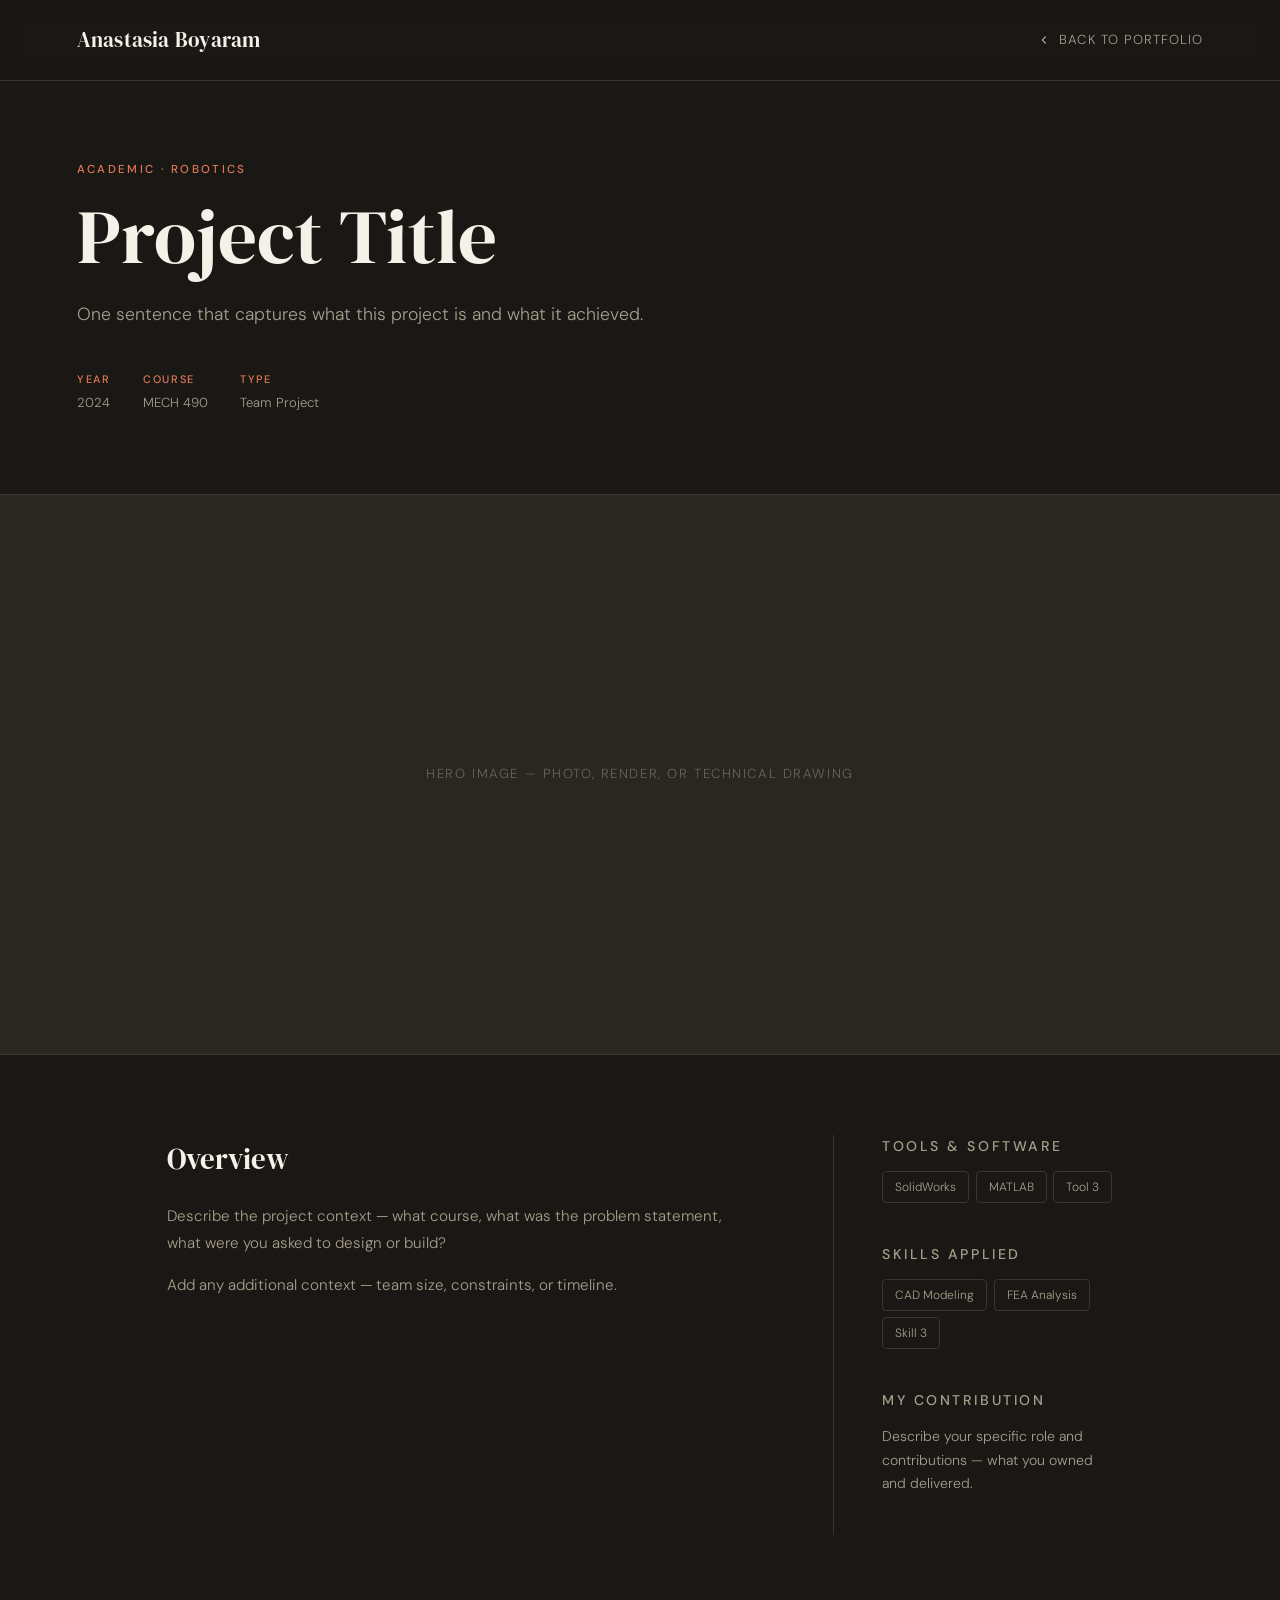
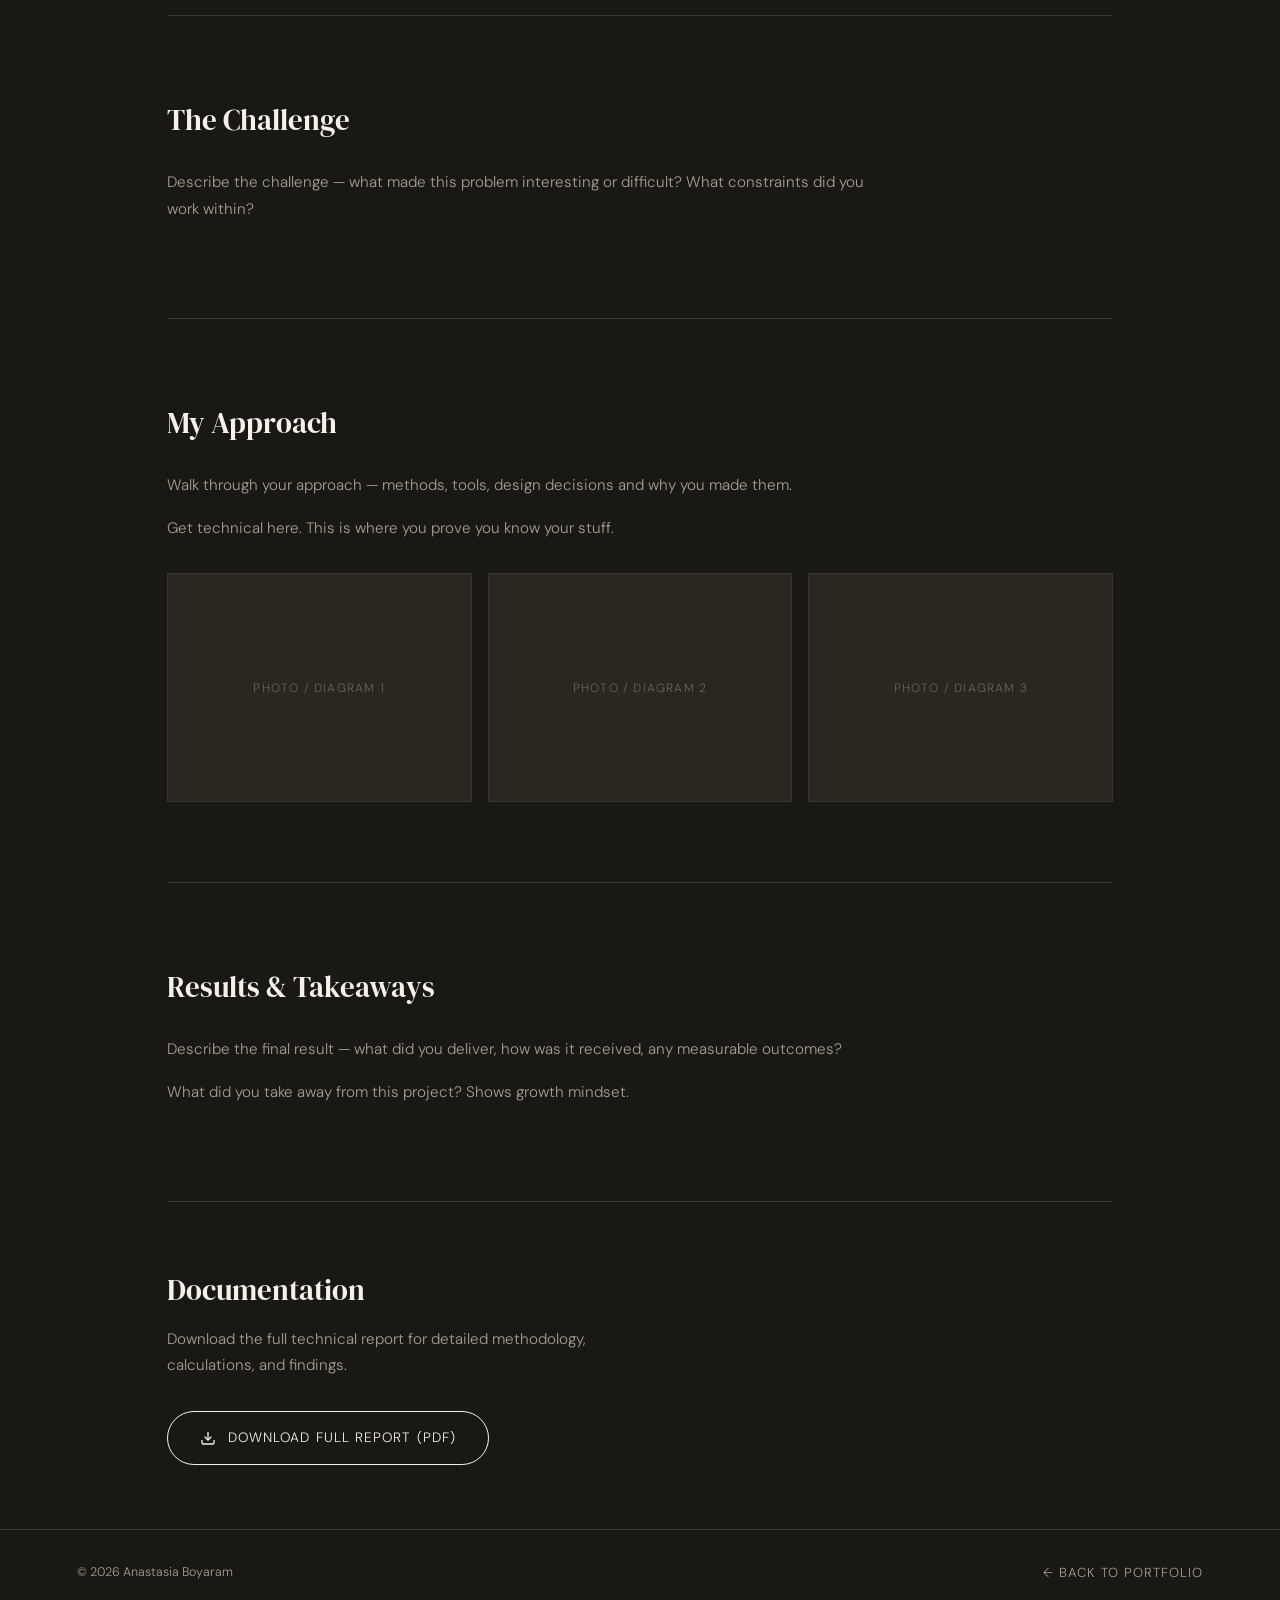
<file: templates/template-academic.html>
<!DOCTYPE html>
<html lang="en">
<head>
  <meta charset="UTF-8" />
  <meta name="viewport" content="width=device-width, initial-scale=1.0"/>
  <!-- ▸ CHANGE: Update the title to your project name -->
  <title>Project Name – Anastasia Boyaram</title>
  <link href="https://fonts.googleapis.com/css2?family=DM+Serif+Display:ital@0;1&family=DM+Sans:wght@300;400;500&display=swap" rel="stylesheet"/>
  <link rel="stylesheet" href="../styles.css"/>
</head>
<body>

<nav>
  <a class="nav-name" href="../index.html">Anastasia Boyaram</a>
  <a class="back-link" href="../index.html">
    <svg width="14" height="14" viewBox="0 0 24 24" fill="none" stroke="currentColor" stroke-width="2">
      <polyline points="15 18 9 12 15 6"></polyline>
    </svg>
    Back to Portfolio
  </a>
</nav>

<div class="project-hero">
  <!-- ▸ CHANGE: e.g. "Academic · Robotics" or "Academic · Capstone" -->
  <p class="project-category">Academic · Robotics</p>

  <!-- ▸ CHANGE: Your project title -->
  <h1 class="project-title">Project Title</h1>

  <!-- ▸ CHANGE: One punchy sentence about what the project is -->
  <p class="project-summary">One sentence that captures what this project is and what it achieved.</p>

  <div class="project-meta">
    <!-- ▸ CHANGE: Fill in year, course, and team or solo -->
    <span><strong>Year</strong>2024</span>
    <span><strong>Course</strong>MECH 490</span>
    <span><strong>Type</strong>Team Project</span>
  </div>
</div>

<!-- ▸ OPTION A — Have a photo? Replace the div below with:
     <img class="project-image-hero" src="your-image.jpg" alt="Project Name" /> -->
<!-- ▸ OPTION B — No photo yet? Leave the placeholder as is -->
<div class="image-placeholder">Hero image — photo, render, or technical drawing</div>

<div class="project-body">

  <div class="content-grid">
    <div class="content-section">
      <h2>Overview</h2>
      <!-- ▸ CHANGE: What was the project about? What was the goal? -->
      <p>Describe the project context — what course, what was the problem statement, what were you asked to design or build?</p>
      <p>Add any additional context — team size, constraints, or timeline.</p>
    </div>

    <div class="sidebar">
      <div class="sidebar-block">
        <p class="sidebar-label">Tools &amp; Software</p>
        <div class="sidebar-tags">
          <!-- ▸ CHANGE: Your actual tools -->
          <span class="sidebar-tag">SolidWorks</span>
          <span class="sidebar-tag">MATLAB</span>
          <span class="sidebar-tag">Tool 3</span>
        </div>
      </div>
      <div class="sidebar-block">
        <p class="sidebar-label">Skills Applied</p>
        <div class="sidebar-tags">
          <!-- ▸ CHANGE: Relevant engineering skills -->
          <span class="sidebar-tag">CAD Modeling</span>
          <span class="sidebar-tag">FEA Analysis</span>
          <span class="sidebar-tag">Skill 3</span>
        </div>
      </div>
      <div class="sidebar-block">
        <p class="sidebar-label">My Contribution</p>
        <!-- ▸ CHANGE: What did YOU specifically do on this project? -->
        <p>Describe your specific role and contributions — what you owned and delivered.</p>
      </div>
    </div>
  </div>

  <div class="full-section">
    <h2>The Challenge</h2>
    <!-- ▸ CHANGE: What engineering problem were you solving? -->
    <p>Describe the challenge — what made this problem interesting or difficult? What constraints did you work within?</p>
  </div>

  <div class="full-section">
    <h2>My Approach</h2>
    <!-- ▸ CHANGE: How did you solve it? What decisions did you make? -->
    <p>Walk through your approach — methods, tools, design decisions and why you made them.</p>
    <p>Get technical here. This is where you prove you know your stuff.</p>

    <!-- ▸ CHANGE: Replace placeholders with real images, or delete the grid if no photos -->
    <div class="photo-grid">
      <div class="photo-placeholder">Photo / Diagram 1</div>
      <div class="photo-placeholder">Photo / Diagram 2</div>
      <div class="photo-placeholder">Photo / Diagram 3</div>
    </div>
  </div>

  <div class="full-section">
    <h2>Results &amp; Takeaways</h2>
    <!-- ▸ CHANGE: What was the outcome? What did you learn? -->
    <p>Describe the final result — what did you deliver, how was it received, any measurable outcomes?</p>
    <p>What did you take away from this project? Shows growth mindset.</p>
  </div>

  <div class="pdf-section">
    <h2>Documentation</h2>
    <p>Download the full technical report for detailed methodology, calculations, and findings.</p>
    <!-- ▸ CHANGE: Update href to your PDF filename -->
    <!-- ▸ DELETE this block entirely if you don't have a PDF for this project -->
    <a class="pdf-download" href="your-report.pdf" target="_blank">
      <svg width="16" height="16" viewBox="0 0 24 24" fill="none" stroke="currentColor" stroke-width="2">
        <path d="M21 15v4a2 2 0 0 1-2 2H5a2 2 0 0 1-2-2v-4"></path>
        <polyline points="7 10 12 15 17 10"></polyline>
        <line x1="12" y1="15" x2="12" y2="3"></line>
      </svg>
      Download Full Report (PDF)
    </a>
  </div>

</div>

<footer>
  <span>© 2026 Anastasia Boyaram</span>
  <a href="../index.html" class="back-link">← Back to Portfolio</a>
</footer>

</body>
</html>
</file>
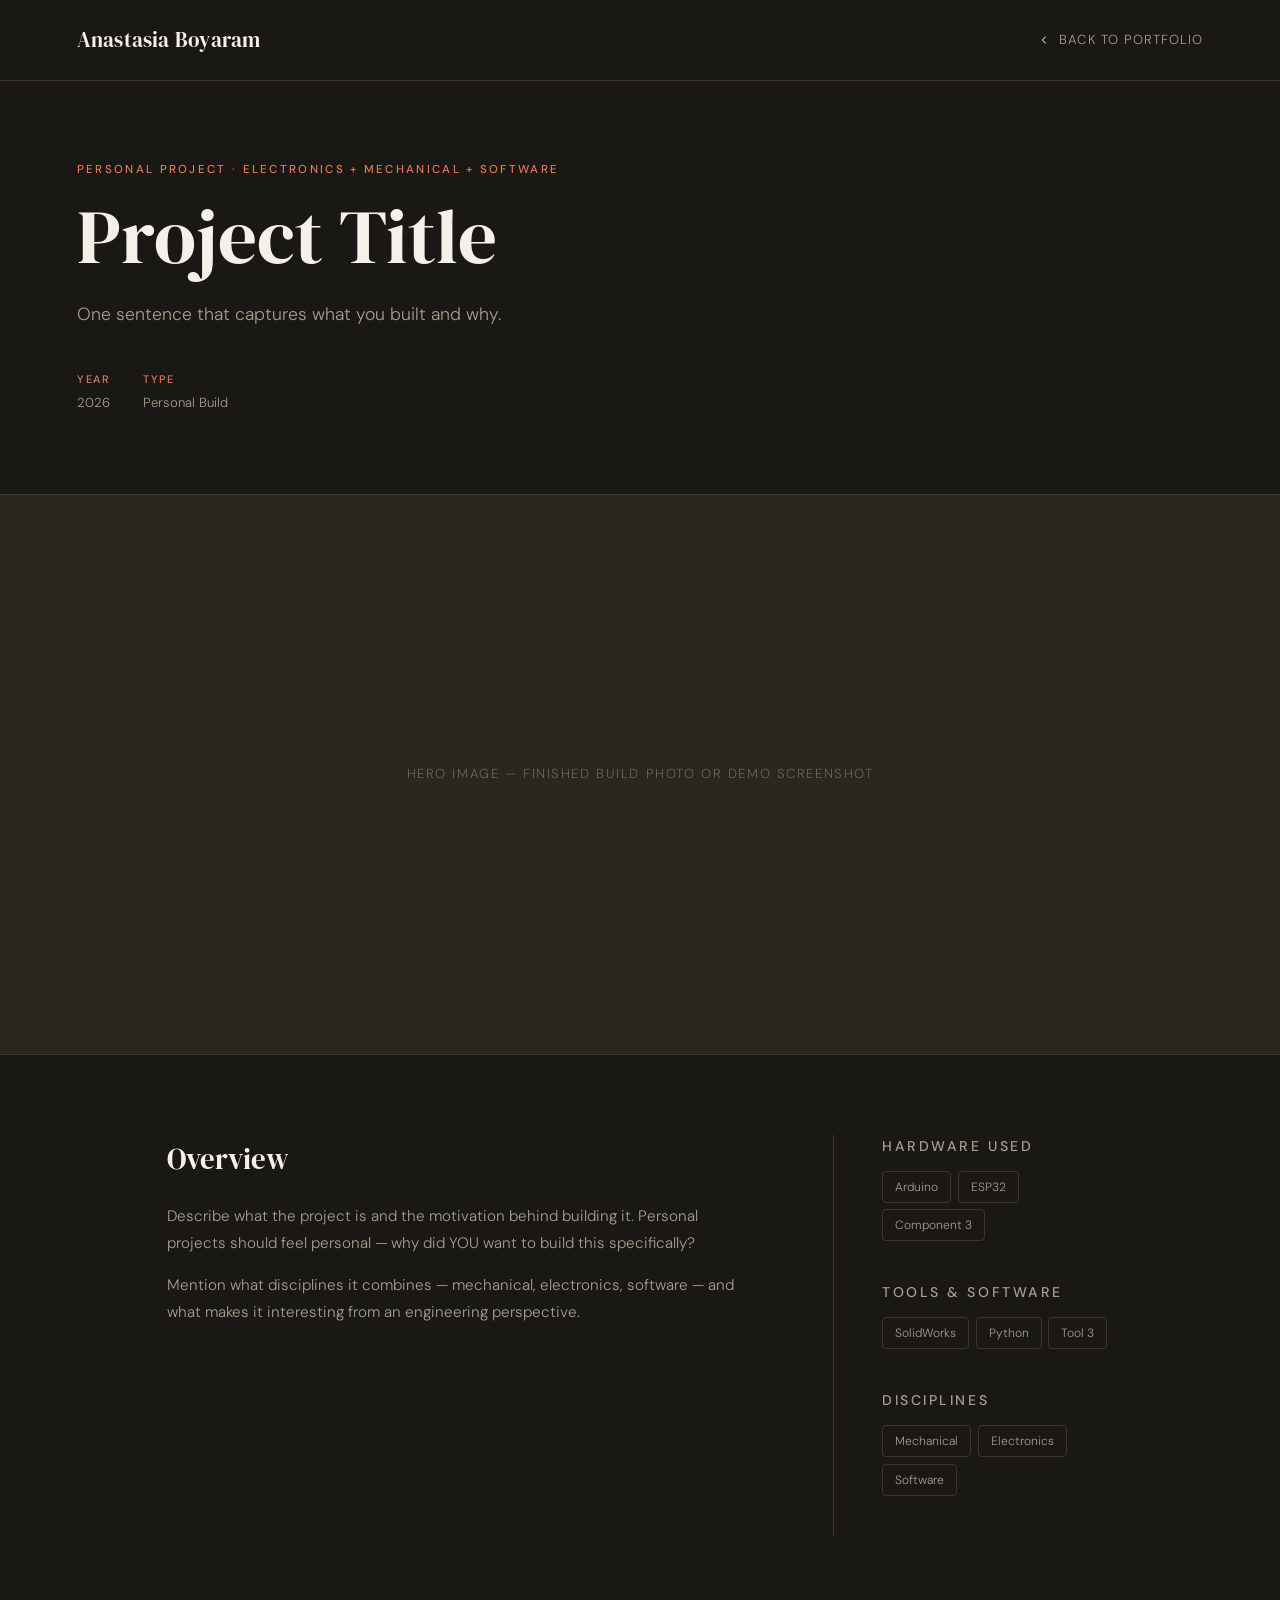
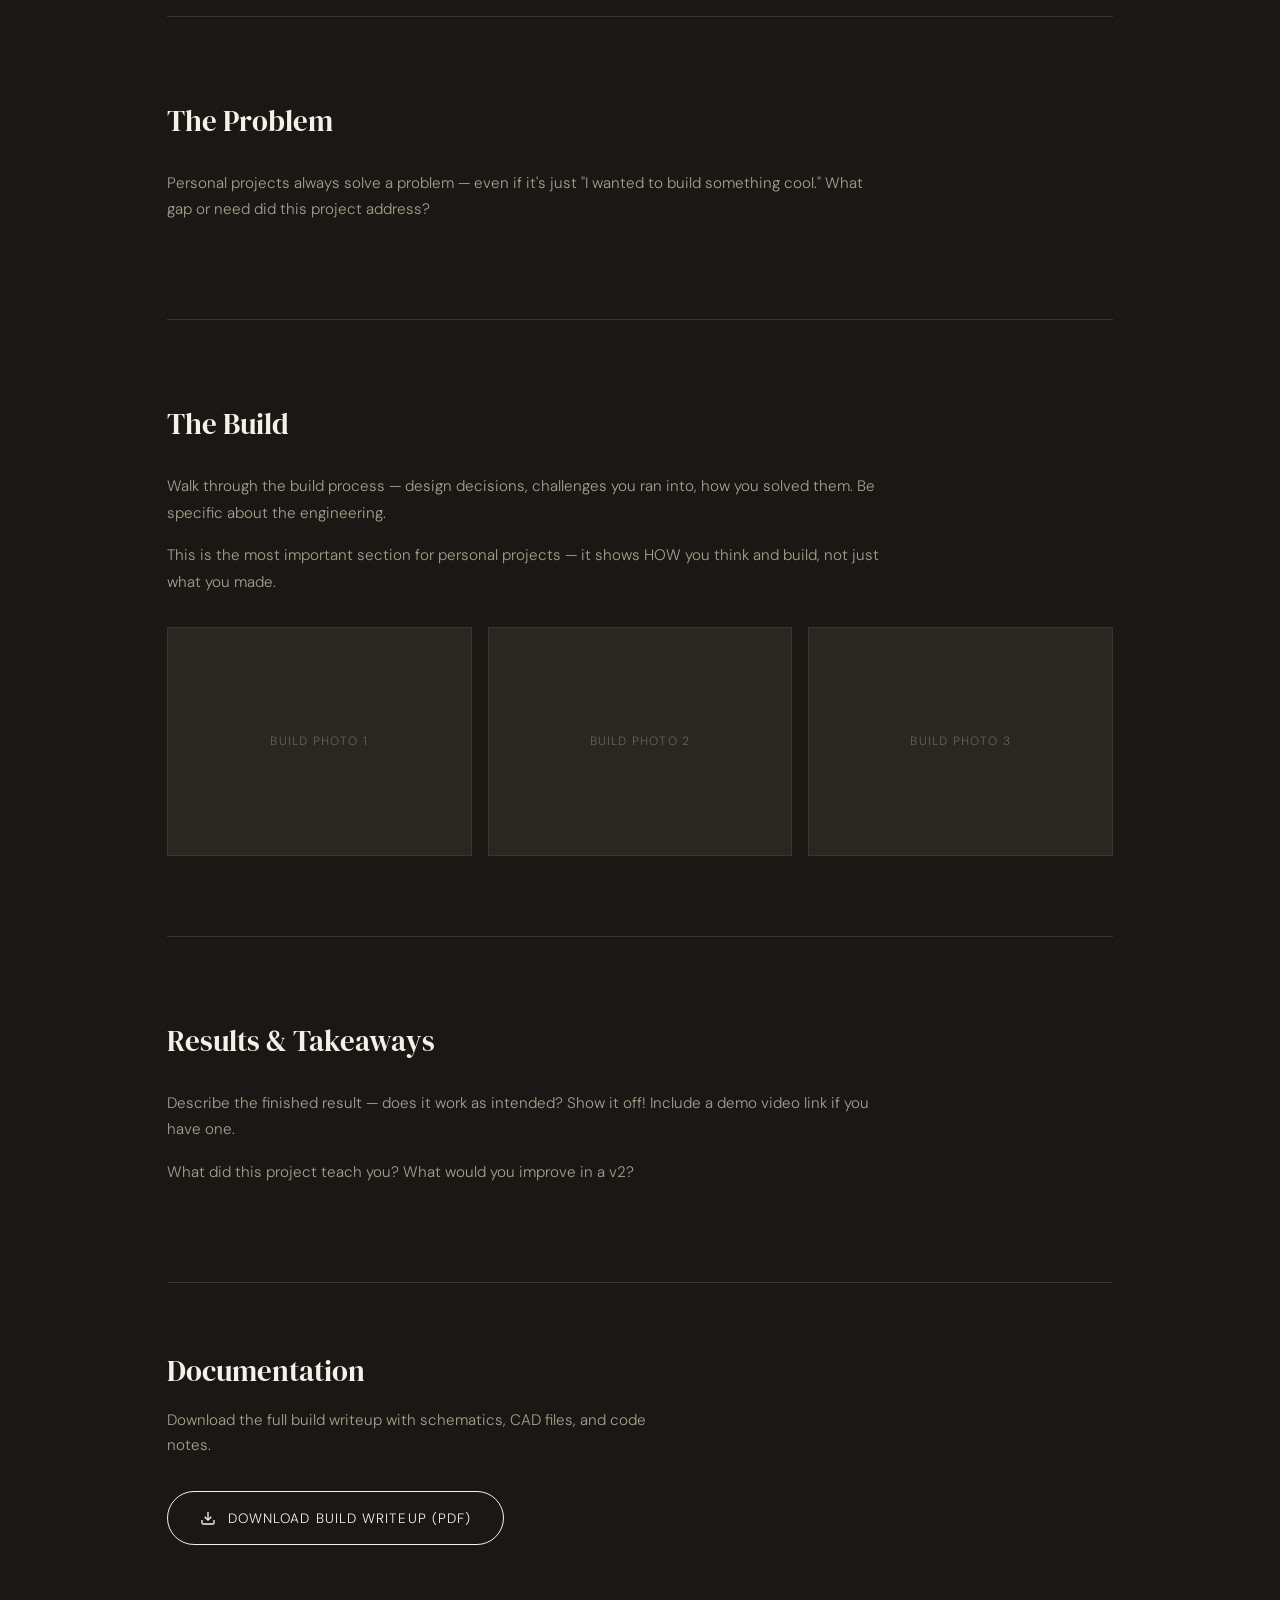
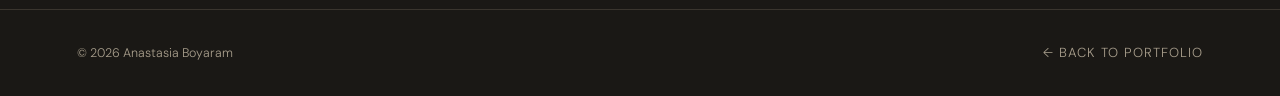
<file: templates/template-personal.html>
<!DOCTYPE html>
<html lang="en">
<head>
  <meta charset="UTF-8" />
  <meta name="viewport" content="width=device-width, initial-scale=1.0"/>
  <!-- ▸ CHANGE: Update the title to your project name -->
  <title>Project Name – Anastasia Boyaram</title>
  <link href="https://fonts.googleapis.com/css2?family=DM+Serif+Display:ital@0;1&family=DM+Sans:wght@300;400;500&display=swap" rel="stylesheet"/>
  <link rel="stylesheet" href="../styles.css"/>
</head>
<body>

<nav>
  <a class="nav-name" href="../index.html">Anastasia Boyaram</a>
  <a class="back-link" href="../index.html">
    <svg width="14" height="14" viewBox="0 0 24 24" fill="none" stroke="currentColor" stroke-width="2">
      <polyline points="15 18 9 12 15 6"></polyline>
    </svg>
    Back to Portfolio
  </a>
</nav>

<div class="project-hero">
  <!-- ▸ CHANGE: e.g. "Personal Project · Electronics" -->
  <p class="project-category">Personal Project · Electronics + Mechanical + Software</p>

  <!-- ▸ CHANGE: Your project title -->
  <h1 class="project-title">Project Title</h1>

  <!-- ▸ CHANGE: One punchy sentence about what it does -->
  <p class="project-summary">One sentence that captures what you built and why.</p>

  <div class="project-meta">
    <!-- ▸ CHANGE: Year and whether it's solo -->
    <span><strong>Year</strong>2026</span>
    <span><strong>Type</strong>Personal Build</span>
  </div>
</div>

<!-- ▸ OPTION A — Have a photo? Replace with:
     <img class="project-image-hero" src="your-image.jpg" alt="Project Name" /> -->
<!-- ▸ OPTION B — No photo? Leave placeholder -->
<div class="image-placeholder">Hero image — finished build photo or demo screenshot</div>

<div class="project-body">

  <div class="content-grid">
    <div class="content-section">
      <h2>Overview</h2>
      <!-- ▸ CHANGE: What is this project and why did you build it? -->
      <p>Describe what the project is and the motivation behind building it. Personal projects should feel personal — why did YOU want to build this specifically?</p>
      <p>Mention what disciplines it combines — mechanical, electronics, software — and what makes it interesting from an engineering perspective.</p>
    </div>

    <div class="sidebar">
      <div class="sidebar-block">
        <p class="sidebar-label">Hardware Used</p>
        <div class="sidebar-tags">
          <!-- ▸ CHANGE: Your actual hardware components -->
          <span class="sidebar-tag">Arduino</span>
          <span class="sidebar-tag">ESP32</span>
          <span class="sidebar-tag">Component 3</span>
        </div>
      </div>
      <div class="sidebar-block">
        <p class="sidebar-label">Tools &amp; Software</p>
        <div class="sidebar-tags">
          <!-- ▸ CHANGE: Software/tools used -->
          <span class="sidebar-tag">SolidWorks</span>
          <span class="sidebar-tag">Python</span>
          <span class="sidebar-tag">Tool 3</span>
        </div>
      </div>
      <div class="sidebar-block">
        <p class="sidebar-label">Disciplines</p>
        <div class="sidebar-tags">
          <!-- ▸ CHANGE: Engineering domains this project touches -->
          <span class="sidebar-tag">Mechanical</span>
          <span class="sidebar-tag">Electronics</span>
          <span class="sidebar-tag">Software</span>
        </div>
      </div>
    </div>
  </div>

  <div class="full-section">
    <h2>The Problem</h2>
    <!-- ▸ CHANGE: What problem were you solving with this build? -->
    <p>Personal projects always solve a problem — even if it's just "I wanted to build something cool." What gap or need did this project address?</p>
  </div>

  <div class="full-section">
    <h2>The Build</h2>
    <!-- ▸ CHANGE: How did you build it? What were the key decisions? -->
    <p>Walk through the build process — design decisions, challenges you ran into, how you solved them. Be specific about the engineering.</p>
    <p>This is the most important section for personal projects — it shows HOW you think and build, not just what you made.</p>

    <!-- ▸ CHANGE: Replace with real photos of your build, or delete if none yet -->
    <div class="photo-grid">
      <div class="photo-placeholder">Build photo 1</div>
      <div class="photo-placeholder">Build photo 2</div>
      <div class="photo-placeholder">Build photo 3</div>
    </div>
  </div>

  <div class="full-section">
    <h2>Results &amp; Takeaways</h2>
    <!-- ▸ CHANGE: Does it work? What did you learn? -->
    <p>Describe the finished result — does it work as intended? Show it off! Include a demo video link if you have one.</p>
    <p>What did this project teach you? What would you improve in a v2?</p>
  </div>

  <!-- ▸ DELETE this whole pdf-section block if you don't have a writeup for this project -->
  <div class="pdf-section">
    <h2>Documentation</h2>
    <p>Download the full build writeup with schematics, CAD files, and code notes.</p>
    <!-- ▸ CHANGE: Update href to your actual PDF -->
    <a class="pdf-download" href="your-writeup.pdf" target="_blank">
      <svg width="16" height="16" viewBox="0 0 24 24" fill="none" stroke="currentColor" stroke-width="2">
        <path d="M21 15v4a2 2 0 0 1-2 2H5a2 2 0 0 1-2-2v-4"></path>
        <polyline points="7 10 12 15 17 10"></polyline>
        <line x1="12" y1="15" x2="12" y2="3"></line>
      </svg>
      Download Build Writeup (PDF)
    </a>
  </div>

</div>

<footer>
  <span>© 2026 Anastasia Boyaram</span>
  <a href="../index.html" class="back-link">← Back to Portfolio</a>
</footer>

</body>
</html>
</file>
<file: styles.css>
/* ============================================================
   styles.css — shared stylesheet for Anastasia Boyaram portfolio
   ============================================================
   This file contains ALL theme variables and shared styles.
   Every HTML page links to this file. To change the theme
   anywhere, change it here once.
   ============================================================ */


/* ── RESET ── */
*, *::before, *::after { box-sizing: border-box; margin: 0; padding: 0; }


/* ── THEME VARIABLES (Hybrid B — warm walnut + terracotta) ── */
:root {
  /* Backgrounds */
  --bg:        #1A1815;
  --card-bg:   #221F1B;
  --card-hover: #2A2620;
  --nav-bg:    rgba(26, 24, 21, 0.88);
  --placeholder-bg: #2A2620;

  /* Text */
  --ink:       #F5F1E8;
  --mid:       #A89E8C;
  --soft:      #6B6356;

  /* Accent + borders */
  --accent:      #E07856;
  --accent-soft: #E0785622;
  --border:      #3A352E;
  --border-strong: #4A453D;
}


/* ── BASE ── */
html { scroll-behavior: smooth; }

body {
  background: var(--bg);
  color: var(--ink);
  font-family: 'DM Sans', sans-serif;
  font-weight: 300;
  line-height: 1.7;
}


/* ── NAV (shared across all pages) ── */
nav {
  position: fixed; top: 0; left: 0; right: 0;
  z-index: 100;
  display: flex; justify-content: space-between; align-items: center;
  padding: 1.4rem 6vw;
  background: var(--nav-bg);
  backdrop-filter: blur(10px);
  border-bottom: 1px solid var(--border);
}

.nav-name {
  font-family: 'DM Serif Display', serif;
  font-size: 1.3rem;
  letter-spacing: 0.01em;
  text-decoration: none;
  color: var(--ink);
}

.nav-links { display: flex; gap: 2.5rem; list-style: none; }
.nav-links a {
  text-decoration: none;
  font-size: 0.9rem;
  letter-spacing: 0.06em;
  text-transform: uppercase;
  color: var(--mid);
  transition: color 0.2s;
}
.nav-links a:hover { color: var(--ink); }

.back-link {
  display: inline-flex;
  align-items: center;
  gap: 0.5rem;
  font-size: 0.82rem;
  letter-spacing: 0.08em;
  text-transform: uppercase;
  color: var(--mid);
  text-decoration: none;
  transition: color 0.2s;
}
.back-link:hover { color: var(--accent); }


/* ── SECTIONS (shared on index) ── */
section { padding: 7rem 6vw; }

.section-label {
  font-size: 0.72rem;
  letter-spacing: 0.18em;
  text-transform: uppercase;
  color: var(--accent);
  font-weight: 500;
  margin-bottom: 1rem;
}

h2.section-title {
  font-family: 'DM Serif Display', serif;
  font-size: clamp(2rem, 4vw, 3rem);
  font-weight: 400;
  line-height: 1.15;
  max-width: 600px;
  margin-bottom: 3.5rem;
}

.section-intro {
  font-size: 0.95rem;
  color: var(--mid);
  max-width: 600px;
  margin-top: -2.5rem;
  margin-bottom: 3.5rem;
  line-height: 1.6;
}


/* ── HERO (index page) ── */
#hero {
  display: flex;
  align-items: center;
  padding-top: 9rem;
  padding-bottom: 5rem;
  border-bottom: 1px solid var(--border);
}

.hero-inner {
  display: flex;
  gap: 4rem;
  align-items: flex-start;
  width: 100%;
}

.hero-left {
  display: flex;
  flex-direction: column;
  align-items: flex-start;
  flex-shrink: 0;
}

.hero-right {
  flex: 1;
  display: flex;
  flex-direction: column;
  justify-content: flex-start;
  padding-top: 2.7rem;
}

.hero-eyebrow {
  font-size: 0.72rem;
  letter-spacing: 0.22em;
  text-transform: uppercase;
  color: var(--mid);
  margin-bottom: 1.5rem;
  opacity: 0; animation: fadeUp 0.8s 0.2s forwards;
}

h1.hero-name {
  font-family: 'DM Serif Display', serif;
  font-size: clamp(2.5rem, 5.5vw, 4.5rem);
  font-weight: 400;
  line-height: 1.02;
  letter-spacing: -0.01em;
  opacity: 0; animation: fadeUp 0.9s 0.35s forwards;
}

.hero-photo {
  width: 140px;
  height: 140px;
  border-radius: 50%;
  overflow: hidden;
  border: 1px solid var(--border);
  margin-top: 1.5rem;
  opacity: 0; animation: fadeUp 0.9s 0.5s forwards;
}

.hero-photo img {
  width: 100%;
  height: 100%;
  object-fit: cover;
}

.hero-bio {
  font-size: 1.05rem;
  color: var(--mid);
  line-height: 1.7;
  margin-bottom: 2rem;
  opacity: 0; animation: fadeUp 0.9s 0.5s forwards;
}

.skills-row {
  display: flex; flex-wrap: wrap; gap: 0.6rem;
  opacity: 0; animation: fadeUp 0.9s 0.65s forwards;
}

.skill-tag {
  padding: 0.45rem 1rem;
  border: 1px solid var(--border);
  border-radius: 100px;
  font-size: 0.8rem;
  letter-spacing: 0.04em;
  color: var(--ink);
  background: var(--card-bg);
  transition: border-color 0.2s, background 0.2s;
}
.skill-tag:hover { border-color: var(--accent); background: var(--accent-soft); }

/* ── PROJECT CARDS (index page) ── */
.cards-grid {
  display: grid;
  grid-template-columns: repeat(auto-fill, minmax(300px, 1fr));
  gap: 1.5px;
  border: 1.5px solid var(--border);
}

.cards-grid a {
  text-decoration: none;
  color: inherit;
  display: block;
}

.card {
  background: var(--card-bg);
  padding: 2.4rem 2rem;
  border: 1.5px solid var(--border);
  margin: -1.5px;
  transition: background 0.2s;
  cursor: default;
}
.card:hover { background: var(--card-hover); }

.card-cat {
  font-size: 0.68rem;
  letter-spacing: 0.2em;
  text-transform: uppercase;
  color: var(--accent);
  font-weight: 500;
  margin-bottom: 1rem;
}

.card h3 {
  font-family: 'DM Serif Display', serif;
  font-size: 1.25rem;
  font-weight: 400;
  margin-bottom: 0.75rem;
  line-height: 1.3;
}

.card p {
  font-size: 0.9rem;
  color: var(--mid);
  line-height: 1.65;
}

.card-tags {
  display: flex; flex-wrap: wrap; gap: 0.4rem;
  margin-top: 1.4rem;
}

.card-tag {
  font-size: 0.72rem;
  padding: 0.25rem 0.7rem;
  background: transparent;
  border: 1px solid var(--border);
  border-radius: 4px;
  color: var(--mid);
}


/* ── SHOW MORE ── */
.show-more-btn {
  display: flex;
  align-items: center;
  gap: 0.5rem;
  margin-top: 1.5rem;
  background: none;
  border: 1px solid var(--border);
  padding: 0.6rem 1.4rem;
  border-radius: 100px;
  font-family: 'DM Sans', sans-serif;
  font-size: 0.82rem;
  letter-spacing: 0.08em;
  text-transform: uppercase;
  color: var(--mid);
  cursor: pointer;
  transition: all 0.2s;
}
.show-more-btn:hover {
  border-color: var(--accent);
  color: var(--accent);
}
.show-more-btn svg { transition: transform 0.3s; }
.show-more-btn.open svg { transform: rotate(180deg); }

.hidden-cards {
  display: none;
  grid-template-columns: repeat(auto-fill, minmax(300px, 1fr));
  gap: 1.5px;
  margin-top: 1.5px;
}
.hidden-cards.visible { display: grid; }


/* ── CONTACT (index page) ── */
#contact { border-top: 1px solid var(--border); }

.contact-inner { max-width: 560px; }

.contact-inner p {
  font-size: 1.05rem;
  color: var(--mid);
  margin-bottom: 2.5rem;
}

.contact-links {
  display: flex;
  flex-direction: column;
  gap: 1rem;
}

.contact-link {
  display: inline-block;
  font-family: 'DM Serif Display', serif;
  font-size: 1.6rem;
  color: var(--ink);
  text-decoration: none;
  border-bottom: 2px solid var(--ink);
  padding-bottom: 2px;
  width: fit-content;
  transition: color 0.2s, border-color 0.2s;
}
.contact-link:hover { color: var(--accent); border-color: var(--accent); }

.contact-link-icon {
  display: inline-flex;
  align-items: center;
  gap: 0.6rem;
  font-size: 1rem;
  letter-spacing: 0.04em;
  color: var(--mid);
  text-decoration: none;
  transition: color 0.2s;
}
.contact-link-icon:hover { color: var(--accent); }


/* ── PROJECT PAGES (shared by all templates) ── */
.project-hero {
  padding: 10rem 6vw 5rem;
  border-bottom: 1px solid var(--border);
  opacity: 0; animation: fadeUp 0.9s 0.2s forwards;
}

.project-category {
  font-size: 0.72rem;
  letter-spacing: 0.2em;
  text-transform: uppercase;
  color: var(--accent);
  font-weight: 500;
  margin-bottom: 1rem;
}

.project-title {
  font-family: 'DM Serif Display', serif;
  font-size: clamp(2.5rem, 6vw, 5rem);
  font-weight: 400;
  line-height: 1.05;
  max-width: 800px;
  margin-bottom: 1.5rem;
}

.project-summary {
  font-size: 1.1rem;
  color: var(--mid);
  max-width: 600px;
  margin-bottom: 2.5rem;
}

.project-meta {
  display: flex;
  flex-wrap: wrap;
  gap: 2rem;
  font-size: 0.82rem;
  color: var(--mid);
}

.project-meta span strong {
  display: block;
  font-size: 0.68rem;
  letter-spacing: 0.16em;
  text-transform: uppercase;
  color: var(--accent);
  font-weight: 500;
  margin-bottom: 0.2rem;
}


/* ── PROJECT IMAGES ── */
.project-image-hero {
  width: 100%;
  aspect-ratio: 16/7;
  object-fit: cover;
  border-bottom: 1px solid var(--border);
  display: block;
}

.image-placeholder {
  width: 100%;
  aspect-ratio: 16/7;
  background: var(--placeholder-bg);
  border-bottom: 1px solid var(--border);
  display: flex;
  align-items: center;
  justify-content: center;
  font-size: 0.82rem;
  letter-spacing: 0.12em;
  text-transform: uppercase;
  color: var(--soft);
}


/* ── PROJECT CONTENT ── */
.project-body {
  max-width: 1100px;
  margin: 0 auto;
  padding: 0 6vw;
}

.content-grid {
  display: grid;
  grid-template-columns: 1fr 280px;
  gap: 6rem;
  padding: 5rem 0;
  border-bottom: 1px solid var(--border);
}

.content-section h2 {
  font-family: 'DM Serif Display', serif;
  font-size: 1.8rem;
  font-weight: 400;
  margin-bottom: 1.2rem;
}

.content-section p {
  font-size: 0.95rem;
  color: var(--mid);
  margin-bottom: 1rem;
  line-height: 1.75;
}


/* ── SIDEBAR ── */
.sidebar { border-left: 1px solid var(--border); padding-left: 3rem; }
.sidebar-block { margin-bottom: 2.5rem; }

.sidebar-label {
  font-size: 0.68rem;
  letter-spacing: 0.18em;
  text-transform: uppercase;
  color: var(--accent);
  font-weight: 500;
  margin-bottom: 0.8rem;
}

.sidebar-tags { display: flex; flex-wrap: wrap; gap: 0.4rem; }

.sidebar-tag {
  font-size: 0.75rem;
  padding: 0.3rem 0.75rem;
  background: transparent;
  border: 1px solid var(--border);
  border-radius: 4px;
  color: var(--mid);
}

.sidebar p {
  font-size: 0.88rem;
  color: var(--mid);
  line-height: 1.65;
}


/* ── FULL SECTION (project body) ── */
.full-section {
  padding: 5rem 0;
  border-bottom: 1px solid var(--border);
}

.full-section h2 {
  font-family: 'DM Serif Display', serif;
  font-size: 1.8rem;
  font-weight: 400;
  margin-bottom: 1.5rem;
}

.full-section p {
  font-size: 0.95rem;
  color: var(--mid);
  line-height: 1.75;
  max-width: 720px;
  margin-bottom: 1rem;
}


/* ── PHOTO GRID ── */
.photo-grid {
  display: grid;
  grid-template-columns: repeat(auto-fill, minmax(280px, 1fr));
  gap: 1rem;
  margin-top: 2rem;
}

.photo-grid img {
  width: 100%;
  aspect-ratio: 4/3;
  object-fit: cover;
  border: 1px solid var(--border);
}

.photo-placeholder {
  aspect-ratio: 4/3;
  background: var(--placeholder-bg);
  border: 1px solid var(--border);
  display: flex;
  align-items: center;
  justify-content: center;
  font-size: 0.75rem;
  letter-spacing: 0.1em;
  text-transform: uppercase;
  color: var(--soft);
}


/* ── PDF SECTION ── */
.pdf-section { padding: 4rem 0; }

.pdf-section h2 {
  font-family: 'DM Serif Display', serif;
  font-size: 1.8rem;
  font-weight: 400;
  margin-bottom: 0.75rem;
}

.pdf-section p {
  font-size: 0.95rem;
  color: var(--mid);
  margin-bottom: 2rem;
  max-width: 500px;
}

.pdf-download {
  display: inline-flex;
  align-items: center;
  gap: 0.75rem;
  padding: 0.9rem 2rem;
  border: 1.5px solid var(--ink);
  border-radius: 100px;
  font-size: 0.85rem;
  letter-spacing: 0.08em;
  text-transform: uppercase;
  color: var(--ink);
  text-decoration: none;
  transition: all 0.2s;
  font-family: 'DM Sans', sans-serif;
}
.pdf-download:hover { background: var(--ink); color: var(--bg); }


/* ── FOOTER ── */
footer {
  padding: 2rem 6vw;
  border-top: 1px solid var(--border);
  display: flex; justify-content: space-between; align-items: center;
  font-size: 0.78rem;
  color: var(--mid);
}


/* ── ANIMATIONS ── */
@keyframes fadeUp {
  from { opacity: 0; transform: translateY(22px); }
  to   { opacity: 1; transform: translateY(0); }
}


/* ── RESPONSIVE ── */
@media (max-width: 900px) {
  .hero-inner {
    flex-direction: column;
    gap: 2rem;
  }
  .hero-right { padding-top: 0; }
  .hero-photo { width: 120px; height: 120px; }
  h1.hero-name { font-size: clamp(2.5rem, 8vw, 4rem); }
}

@media (max-width: 768px) {
  .content-grid { grid-template-columns: 1fr; gap: 3rem; }
  .sidebar {
    border-left: none;
    padding-left: 0;
    border-top: 1px solid var(--border);
    padding-top: 2rem;
  }
}

@media (max-width: 640px) {
  nav { padding: 1.2rem 5vw; }
  .nav-links { gap: 1.5rem; }
  section { padding: 5rem 5vw; }
  .cards-grid { grid-template-columns: 1fr; }
}
</file>
